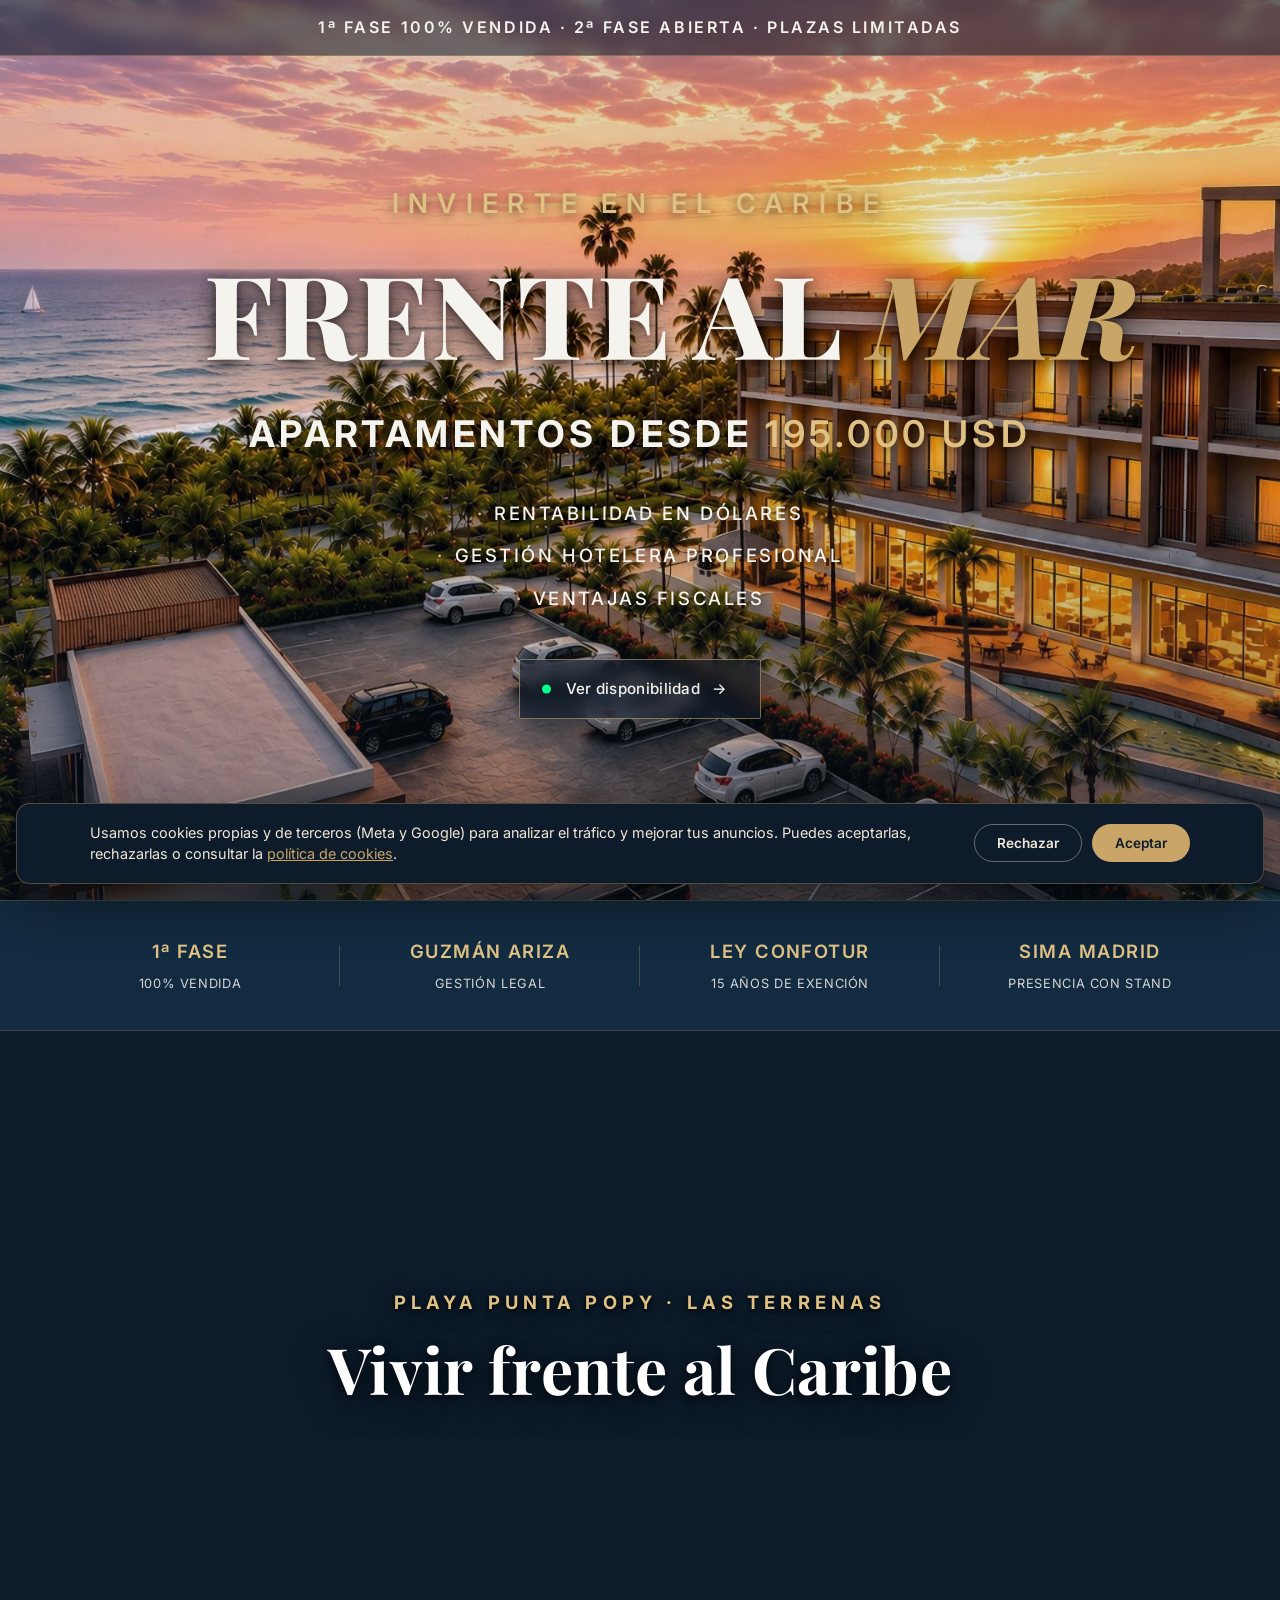
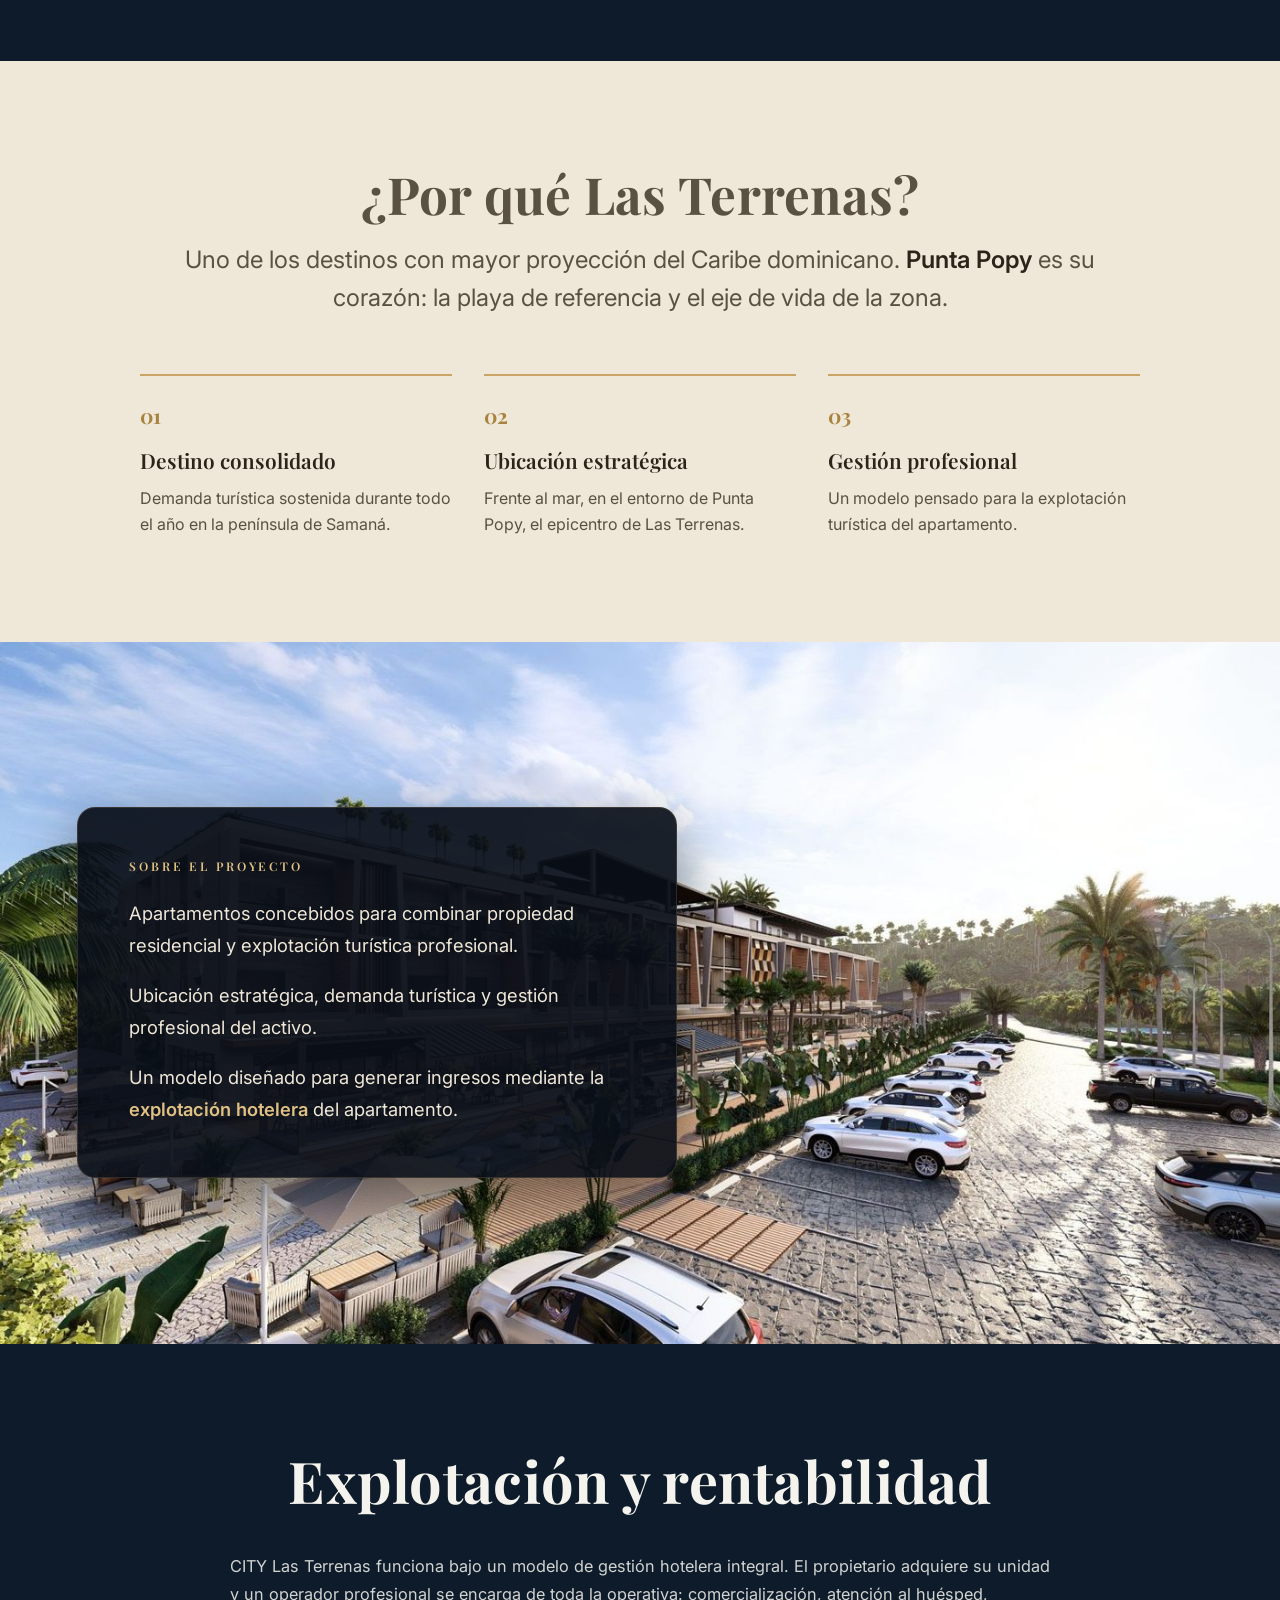
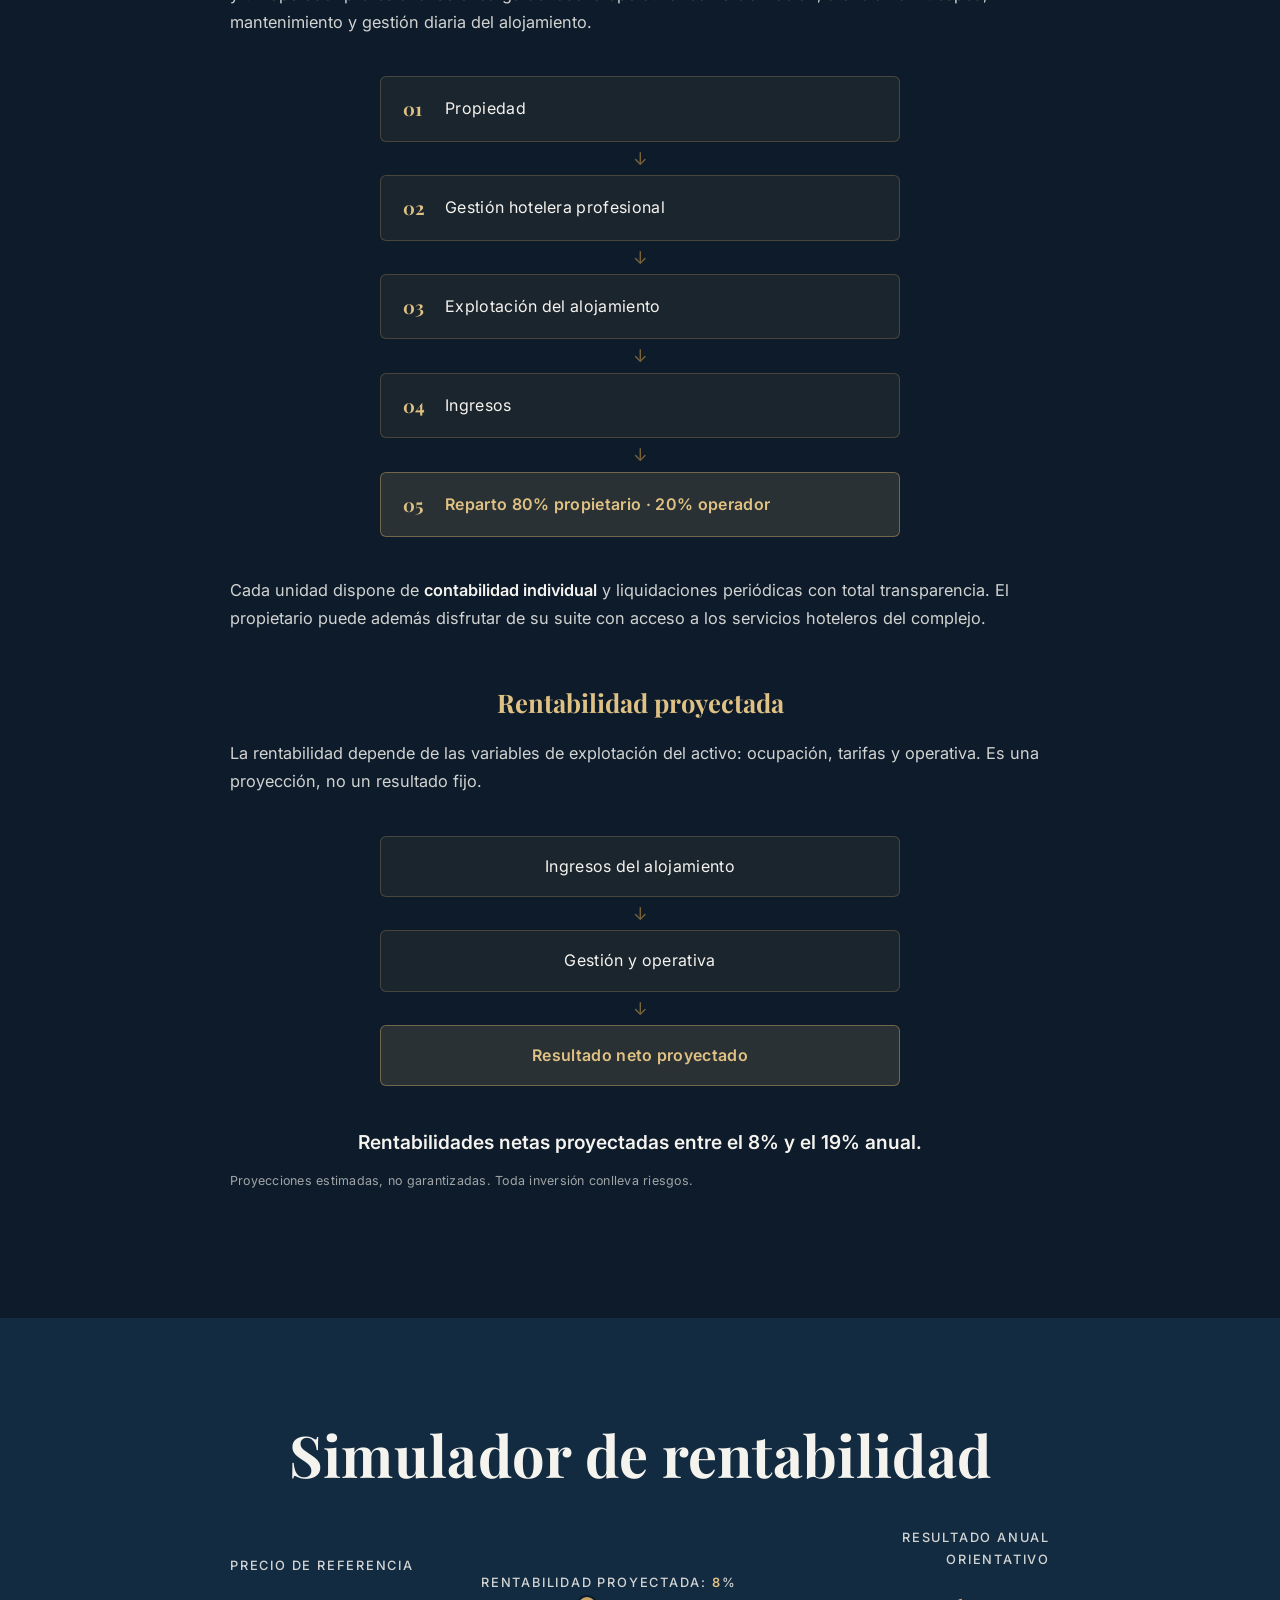
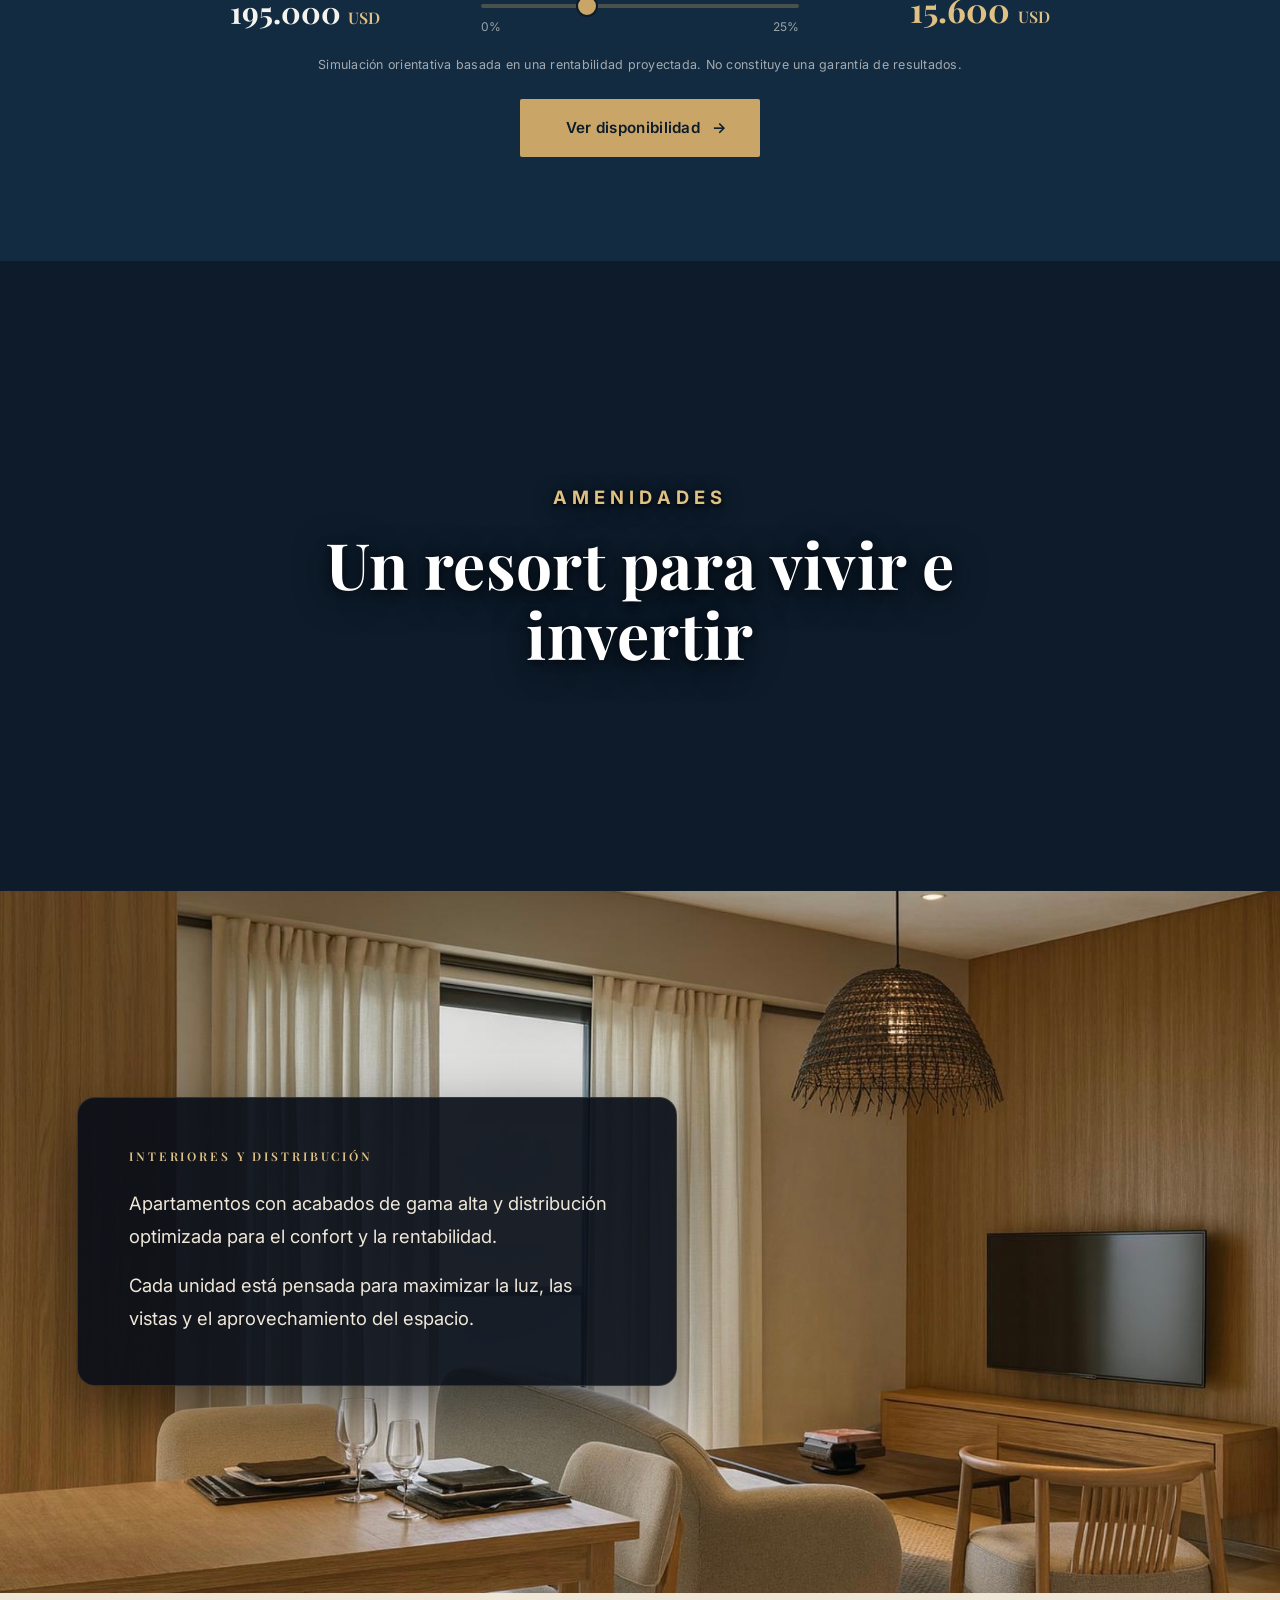
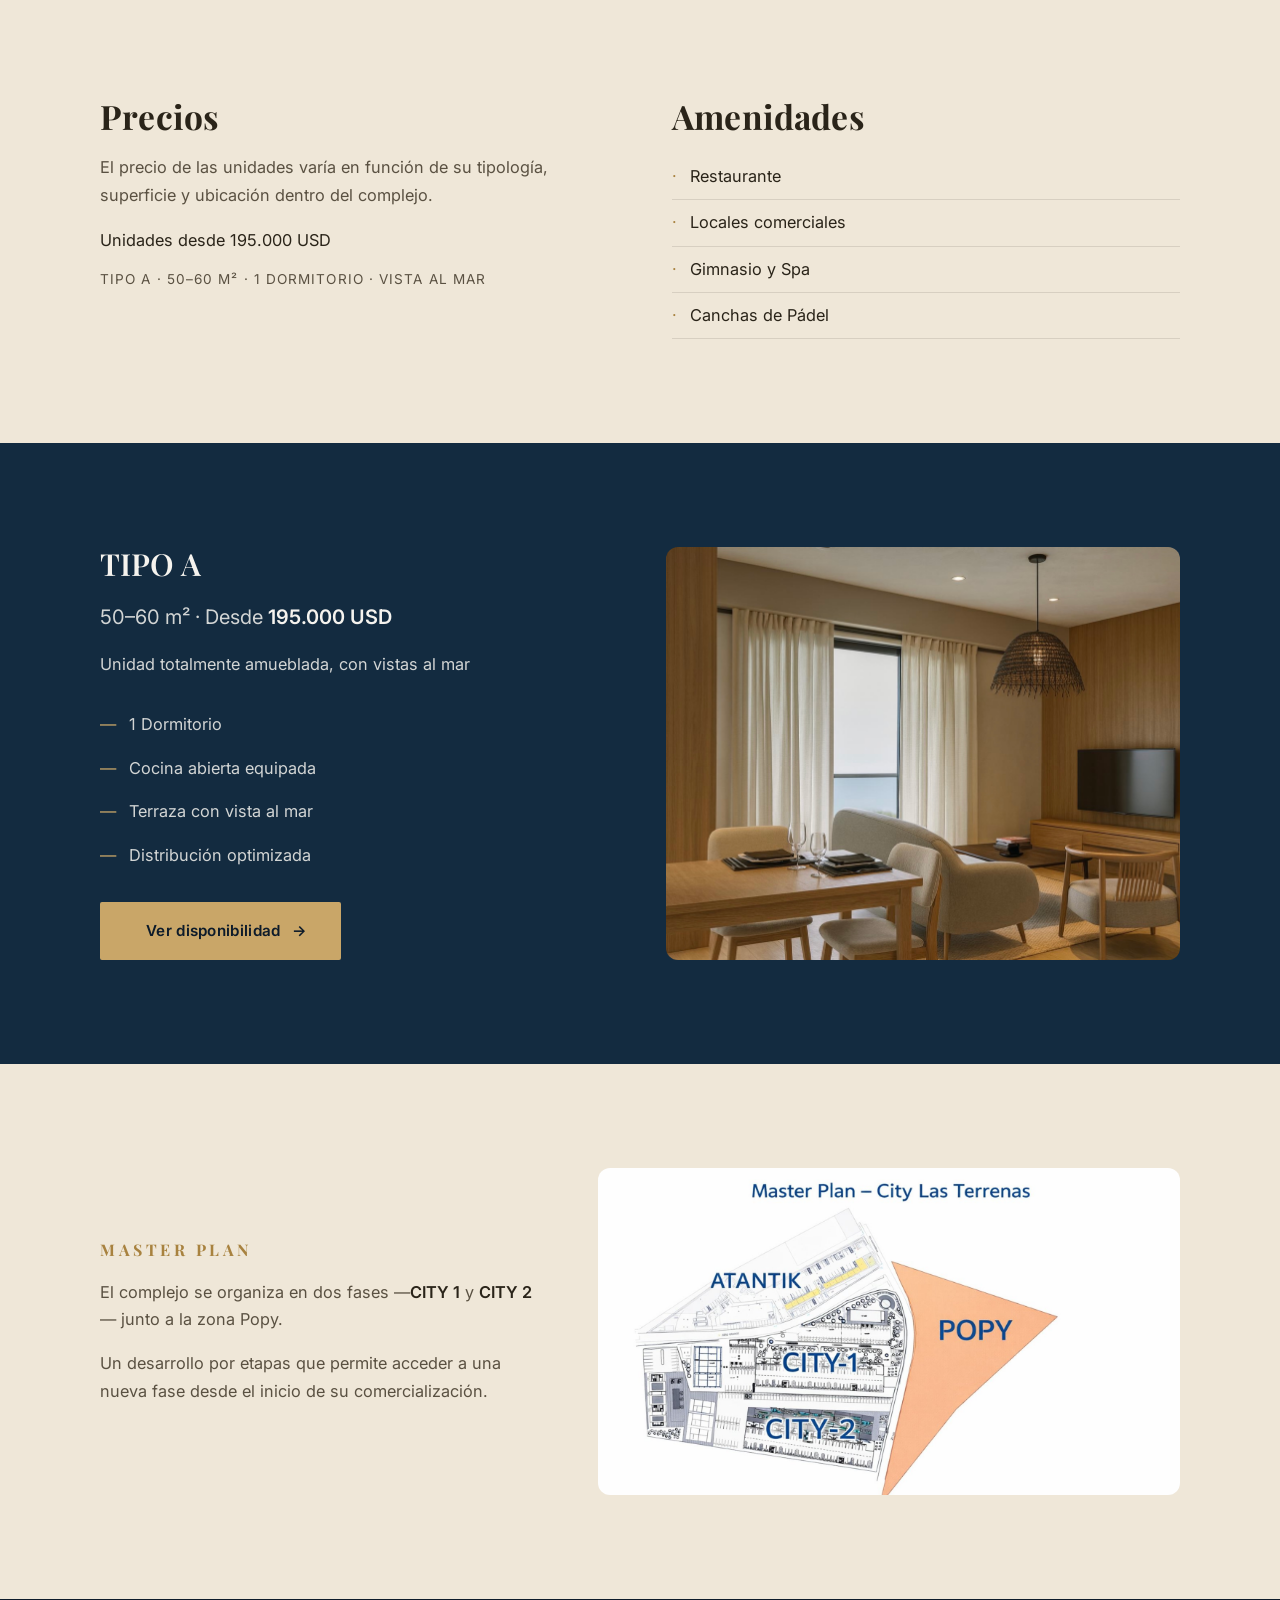
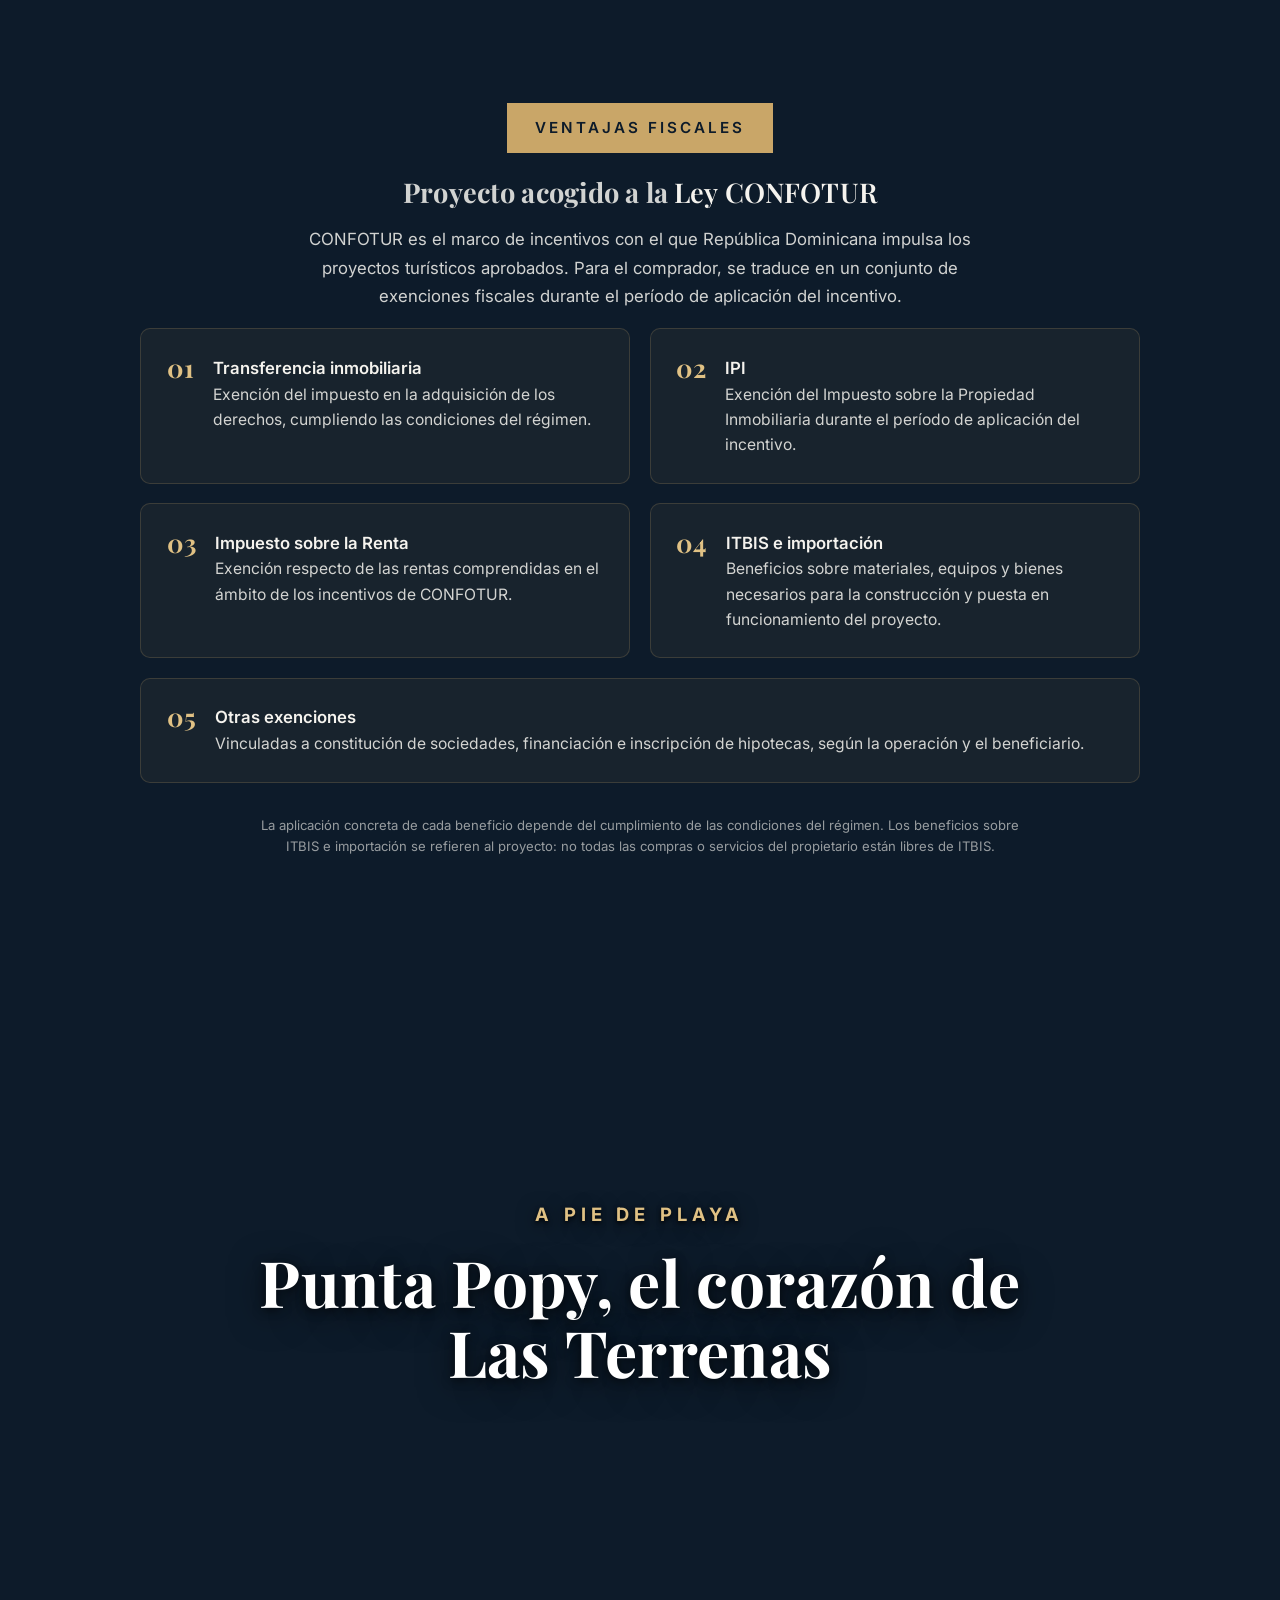
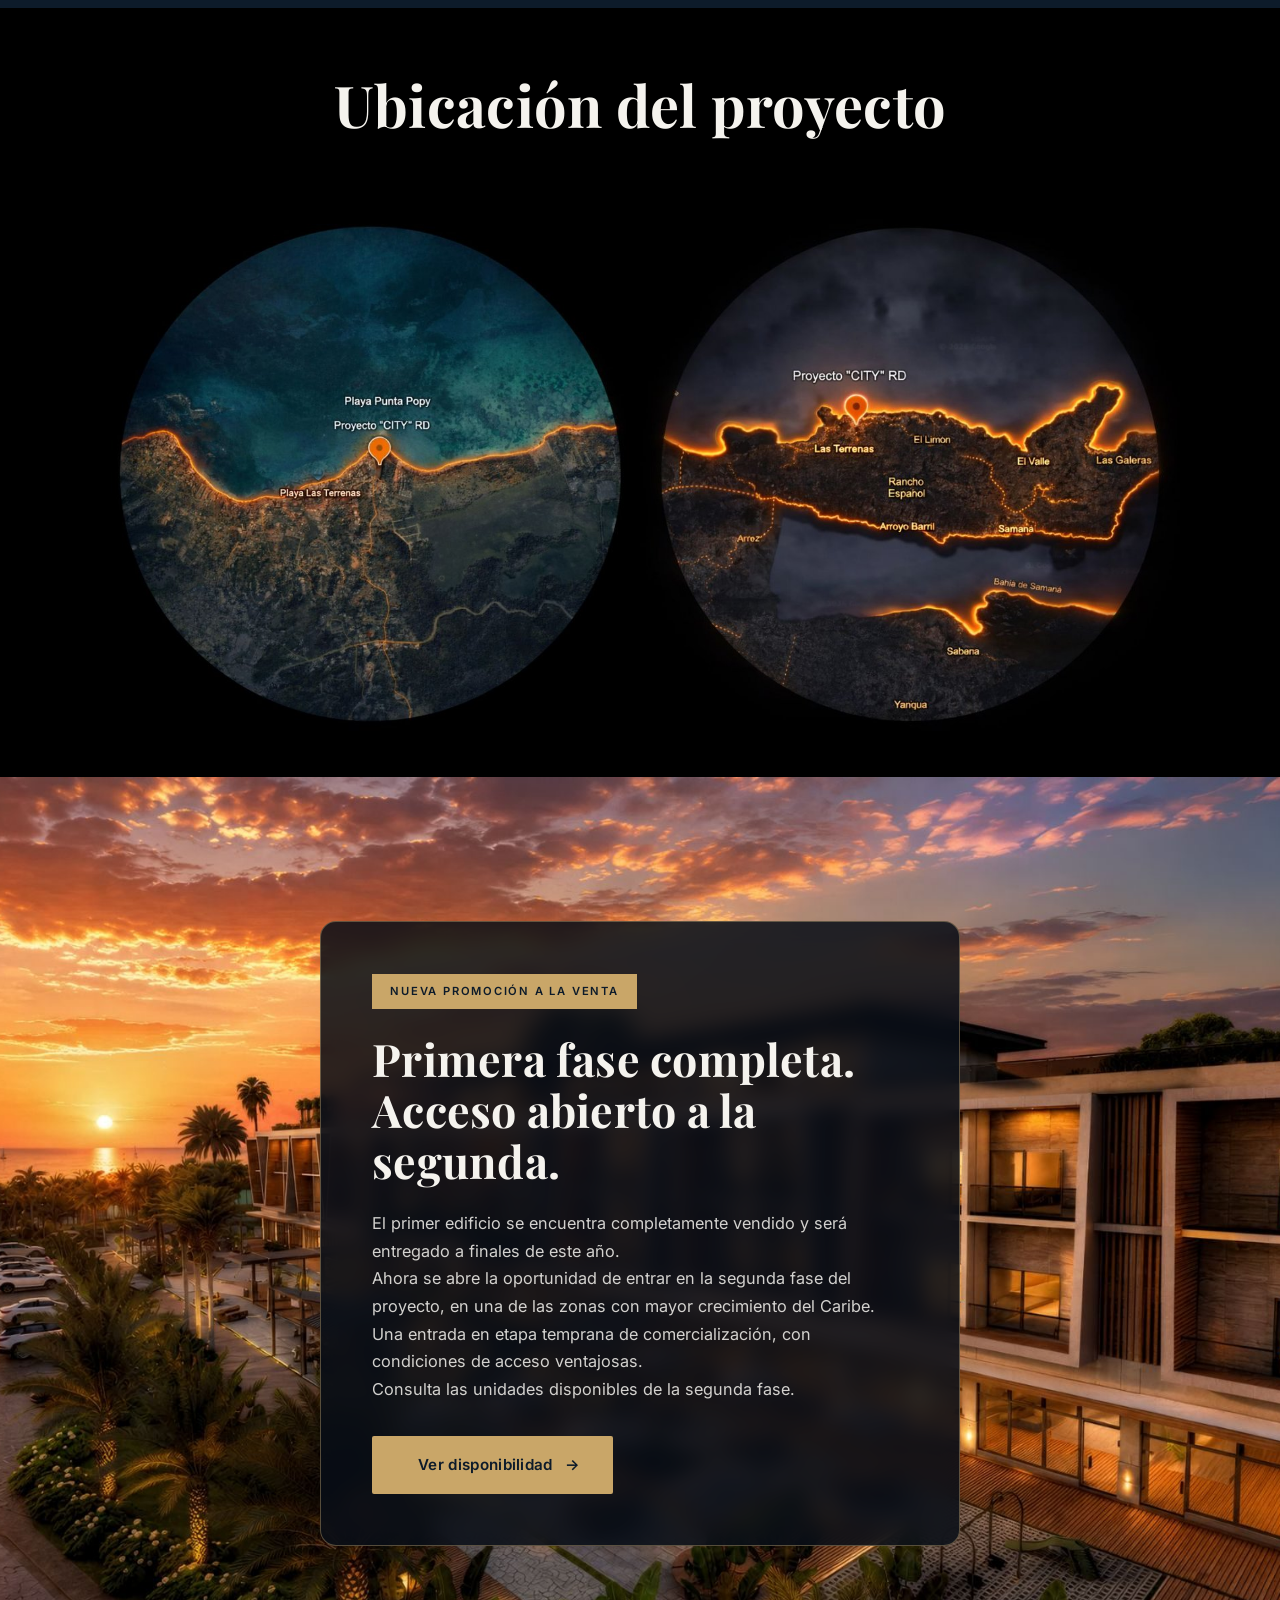
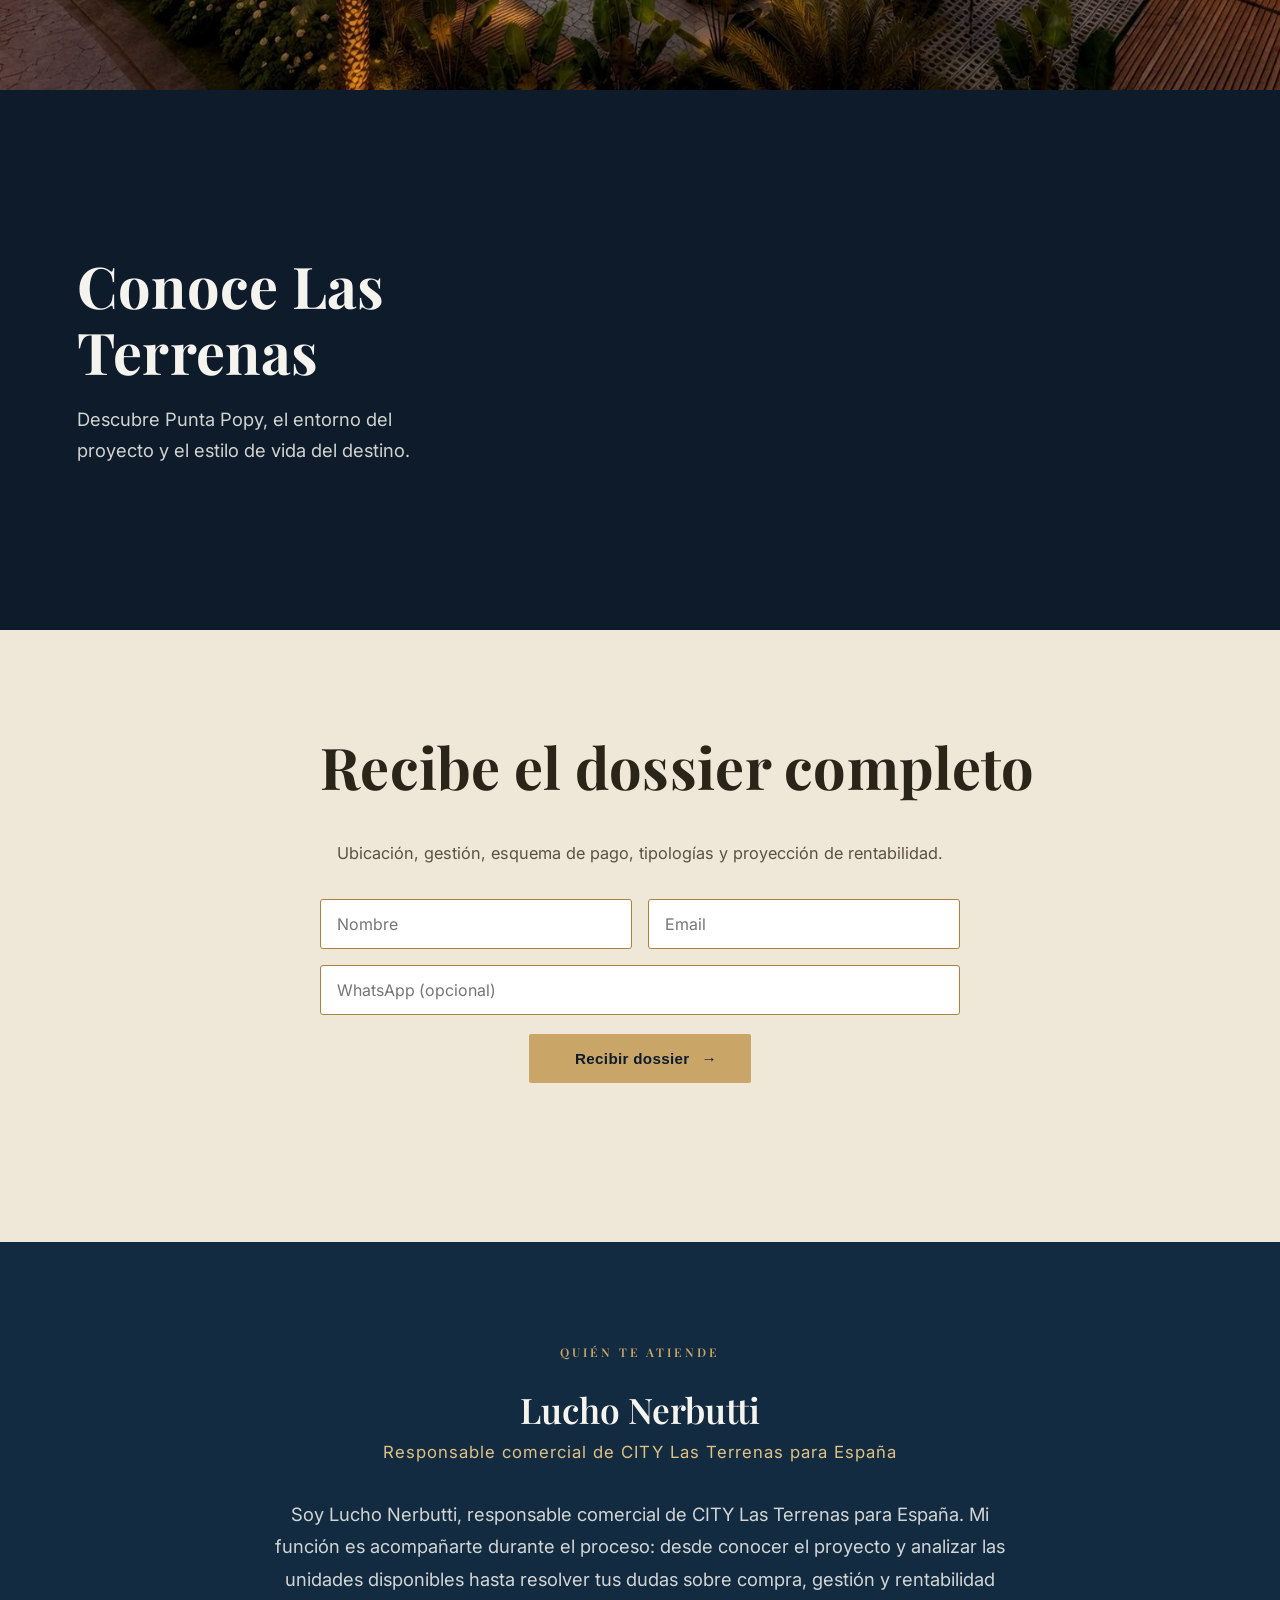
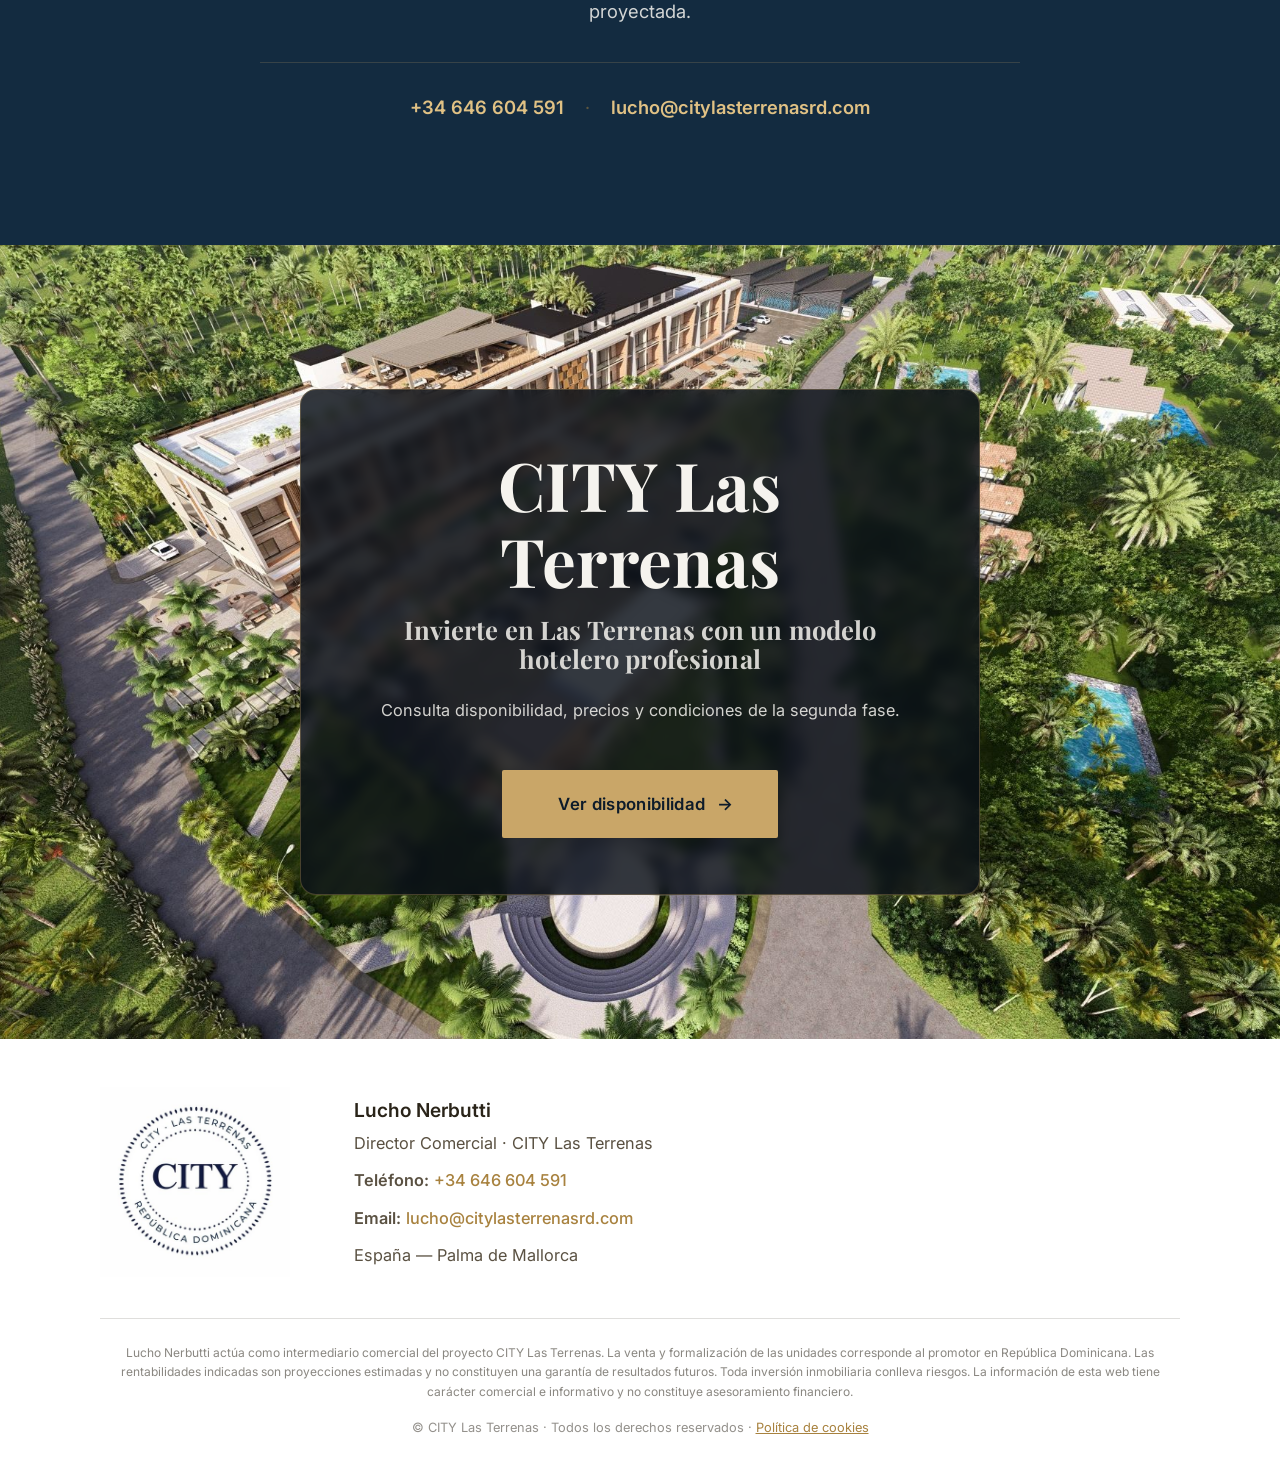
<file: index.html>
<!doctype html>
<html lang="es">
<head>
<meta charset="UTF-8">
<meta name="viewport" content="width=device-width, initial-scale=1">
<title>CITY Las Terrenas | Apartamentos frente al mar en República Dominicana</title>
<meta name="description" content="Invierte en apartamentos frente al mar en Punta Popy, Las Terrenas. Gestión hotelera profesional, unidades desde 195.000 USD y segunda fase abierta.">
<link rel="canonical" href="https://citylasterrenasrd.com/">
<meta property="og:locale" content="es_ES">
<meta property="og:type" content="website">
<meta property="og:title" content="CITY Las Terrenas | Apartamentos frente al mar en República Dominicana">
<meta property="og:description" content="Invierte en apartamentos frente al mar en Punta Popy, Las Terrenas. Gestión hotelera profesional, unidades desde 195.000 USD y segunda fase abierta.">
<meta property="og:url" content="https://citylasterrenasrd.com/">
<meta property="og:site_name" content="City Las Terrenas">
<meta property="og:image" content="https://citylasterrenasrd.com/assets/og-city.jpg">
<meta name="twitter:card" content="summary_large_image">
<link rel="icon" href="/assets/favicon-32x32.png" sizes="32x32">
<link rel="apple-touch-icon" href="/assets/favicon-180x180.png">
<link rel="preconnect" href="https://fonts.googleapis.com">
<link rel="preconnect" href="https://fonts.gstatic.com" crossorigin>
<link href="https://fonts.googleapis.com/css2?family=Playfair+Display:ital,wght@0,500;0,600;0,700;0,800;0,900;1,500;1,600;1,700&family=Inter:wght@300;400;500;600;700&display=swap" rel="stylesheet">
<link rel="stylesheet" href="/assets/city.css">
</head>
<body>

<!-- ===== HERO ===== -->
<header class="hero">
  <div class="hero-media" style="background-image:url('/assets/hero-atardecer.jpg')"></div>
  <div class="hero-overlay"></div>
  <div class="hero-banner">1ª FASE 100% VENDIDA · 2ª FASE ABIERTA · PLAZAS LIMITADAS</div>
  <div class="hero-content">
    <p class="hero-eyebrow">Invierte en el Caribe</p>
    <h1 class="hero-title">Frente al <em>mar</em></h1>
    <p class="hero-price">Apartamentos desde <strong>195.000 USD</strong></p>
    <ul class="hero-features">
      <li>Rentabilidad en dólares</li>
      <li>Gestión hotelera profesional</li>
      <li>Ventajas fiscales</li>
    </ul>
    <a class="btn btn-primary" href="https://wa.me/34646604591?text=Hola%20Lucho%2C%20he%20visto%20el%20proyecto%20de%20%22City%20Las%20Terrenas%22%20y%20me%20gustar%C3%ADa%20conocer%20las%20unidades%20que%20tienen%20disponibles." data-wa="lead" target="_blank" rel="noopener">
      <span class="btn-dot"></span>Ver disponibilidad <span class="arrow">→</span>
    </a>
  </div>
</header>

<!-- ===== FRANJA DE CONFIANZA ===== -->
<div class="trust-bar">
  <div class="trust-inner">
    <span class="trust-item"><strong>1ª fase</strong><small>100% vendida</small></span>
    <span class="trust-item"><strong>Guzmán Ariza</strong><small>Gestión legal</small></span>
    <span class="trust-item"><strong>Ley CONFOTUR</strong><small>15 años de exención</small></span>
    <span class="trust-item"><strong>SIMA Madrid</strong><small>Presencia con stand</small></span>
  </div>
</div>

<!-- ===== PARALLAX 1: PLAYA ===== -->
<section class="parallax" style="background-image:url('/assets/gal-playa.jpg')">
  <div class="parallax-overlay"></div>
  <div class="parallax-content">
    <p class="parallax-eyebrow">Playa Punta Popy · Las Terrenas</p>
    <h2 class="parallax-title">Vivir frente al Caribe</h2>
  </div>
</section>

<!-- ===== INTRO (claro) ===== -->
<section class="section light section-intro fade-up">
  <div class="section-inner">
    <p class="intro-lead">¿Por qué Las Terrenas?</p>
    <p class="intro-body">Uno de los destinos con mayor proyección del Caribe dominicano. <strong>Punta Popy</strong> es su corazón: la playa de referencia y el eje de vida de la zona.</p>
    <div class="intro-pilares">
      <div class="intro-pilar">
        <span class="intro-pilar-num">01</span>
        <h3>Destino consolidado</h3>
        <p>Demanda turística sostenida durante todo el año en la península de Samaná.</p>
      </div>
      <div class="intro-pilar">
        <span class="intro-pilar-num">02</span>
        <h3>Ubicación estratégica</h3>
        <p>Frente al mar, en el entorno de Punta Popy, el epicentro de Las Terrenas.</p>
      </div>
      <div class="intro-pilar">
        <span class="intro-pilar-num">03</span>
        <h3>Gestión profesional</h3>
        <p>Un modelo pensado para la explotación turística del apartamento.</p>
      </div>
    </div>
  </div>
</section>

<!-- ===== SOBRE EL PROYECTO (foto full-bleed + tarjeta) ===== -->
<section class="fotocard" style="background-image:url('/assets/gal-render-dia.jpg')">
  <div class="fotocard-card">
    <h2 class="eyebrow">Sobre el proyecto</h2>
    <p>Apartamentos concebidos para combinar propiedad residencial y explotación turística profesional.</p>
    <p>Ubicación estratégica, demanda turística y gestión profesional del activo.</p>
    <p>Un modelo diseñado para generar ingresos mediante la <strong>explotación hotelera</strong> del apartamento.</p>
  </div>
</section>

<!-- ===== EXPLOTACIÓN Y RENTABILIDAD (oscuro) — MOVIDO: subido aquí, es el argumento nº1 ===== -->
<section class="section dark section-content section-rentabilidad fade-up">
  <div class="section-inner">
    <h2 class="section-title-center">Explotación y rentabilidad</h2>
    <p class="rent-intro">CITY Las Terrenas funciona bajo un modelo de gestión hotelera integral. El propietario adquiere su unidad y un operador profesional se encarga de toda la operativa: comercialización, atención al huésped, mantenimiento y gestión diaria del alojamiento.</p>

    <div class="flujo">
      <div class="flujo-paso"><span class="flujo-num">01</span><span class="flujo-txt">Propiedad</span></div>
      <div class="flujo-flecha">↓</div>
      <div class="flujo-paso"><span class="flujo-num">02</span><span class="flujo-txt">Gestión hotelera profesional</span></div>
      <div class="flujo-flecha">↓</div>
      <div class="flujo-paso"><span class="flujo-num">03</span><span class="flujo-txt">Explotación del alojamiento</span></div>
      <div class="flujo-flecha">↓</div>
      <div class="flujo-paso"><span class="flujo-num">04</span><span class="flujo-txt">Ingresos</span></div>
      <div class="flujo-flecha">↓</div>
      <div class="flujo-paso flujo-paso-final"><span class="flujo-num">05</span><span class="flujo-txt">Reparto 80% propietario · 20% operador</span></div>
    </div>

    <p>Cada unidad dispone de <strong>contabilidad individual</strong> y liquidaciones periódicas con total transparencia. El propietario puede además disfrutar de su suite con acceso a los servicios hoteleros del complejo.</p>

    <h3 class="rent-subtitle">Rentabilidad proyectada</h3>
    <p>La rentabilidad depende de las variables de explotación del activo: ocupación, tarifas y operativa. Es una proyección, no un resultado fijo.</p>

    <div class="flujo flujo-compact">
      <div class="flujo-paso"><span class="flujo-txt">Ingresos del alojamiento</span></div>
      <div class="flujo-flecha">↓</div>
      <div class="flujo-paso"><span class="flujo-txt">Gestión y operativa</span></div>
      <div class="flujo-flecha">↓</div>
      <div class="flujo-paso flujo-paso-final"><span class="flujo-txt">Resultado neto proyectado</span></div>
    </div>

    <p class="rent-star"><strong>Rentabilidades netas proyectadas entre el 8% y el 19% anual.</strong></p>
    <p class="disclaimer-inline">Proyecciones estimadas, no garantizadas. Toda inversión conlleva riesgos.</p>
  </div>
</section>

<!-- =========================================================
     CALCULADORA (BLOQUE AISLADO Y OPCIONAL)
     Para eliminarla: borra desde este comentario hasta
     el comentario "FIN CALCULADORA". No afecta a nada más.
     ========================================================= -->
<section class="section soft section-calc fade-up">
  <div class="section-inner calc-inner">
    <h2 class="section-title-center">Simulador de rentabilidad</h2>
    <div class="calc-grid">
      <div class="calc-field">
        <label class="calc-label" for="calc-precio">Precio de referencia</label>
        <div class="calc-precio-fixed" id="calc-precio">195.000 <span>USD</span></div>
      </div>
      <div class="calc-field">
        <label class="calc-label" for="calc-rent">Rentabilidad proyectada: <strong id="calc-rent-val">8</strong>%</label>
        <input type="range" id="calc-rent" min="0" max="25" value="8" step="1" class="calc-range">
        <div class="calc-range-scale"><span>0%</span><span>25%</span></div>
      </div>
      <div class="calc-field calc-result-field">
        <span class="calc-label">Resultado anual orientativo</span>
        <div class="calc-result" id="calc-result">15.600 <span>USD</span></div>
      </div>
    </div>
    <p class="disclaimer-inline calc-disc">Simulación orientativa basada en una rentabilidad proyectada. No constituye una garantía de resultados.</p>
    <div class="calc-cta">
      <a class="btn btn-gold" href="https://wa.me/34646604591?text=Hola%20Lucho%2C%20he%20visto%20el%20proyecto%20de%20%22City%20Las%20Terrenas%22%20y%20me%20gustar%C3%ADa%20conocer%20las%20unidades%20que%20tienen%20disponibles." data-wa="lead" target="_blank" rel="noopener">
        <span class="btn-dot"></span>Ver disponibilidad <span class="arrow">→</span>
      </a>
    </div>
  </div>
</section>
<!-- ===== FIN CALCULADORA ===== -->

<!-- ===== PARALLAX 2: PISCINA ===== -->
<section class="parallax" style="background-image:url('/assets/gal-piscina.jpg')">
  <div class="parallax-overlay"></div>
  <div class="parallax-content">
    <p class="parallax-eyebrow">Amenidades</p>
    <h2 class="parallax-title">Un resort para vivir e invertir</h2>
  </div>
</section>

<!-- ===== INTERIORES (foto full-bleed + tarjeta) ===== -->
<section class="fotocard" style="background-image:url('/assets/interior-habitacion.jpg')">
  <div class="fotocard-card">
    <h2 class="eyebrow">Interiores y distribución</h2>
    <p>Apartamentos con acabados de gama alta y distribución optimizada para el confort y la rentabilidad.</p>
    <p>Cada unidad está pensada para maximizar la luz, las vistas y el aprovechamiento del espacio.</p>
  </div>
</section>

<!-- ===== PRECIOS + AMENIDADES (claro) ===== -->
<section class="section light">
  <div class="dos-col">
    <div class="col col-precios">
      <h2 class="col-title">Precios</h2>
      <p>El precio de las unidades varía en función de su tipología, superficie y ubicación dentro del complejo.</p>
      <div class="precio-ancla">
        <span class="precio-label">Unidades desde</span>
        <span class="precio-cifra">195.000 <span class="precio-moneda">USD</span></span>
        <span class="precio-tipo">Tipo A · 50–60 m² · 1 dormitorio · vista al mar</span>
      </div>
    </div>
    <div class="col">
      <h2 class="col-title">Amenidades</h2>
      <ul class="amenidades">
        <li>Restaurante</li>
        <li>Locales comerciales</li>
        <li>Gimnasio y Spa</li>
        <li>Canchas de Pádel</li>
      </ul>
    </div>
  </div>
</section>

<!-- ===== TIPO A (soft) ===== -->
<section class="section soft section-tipo-a fade-up">
  <div class="section-inner tipo-a-inner">
    <div class="tipo-a-text">
      <p class="tipo-a-label"><strong>TIPO A</strong></p>
      <p class="tipo-a-meta">50–60 m² · Desde <strong>195.000 USD</strong></p>
      <p class="tipo-a-sub">Unidad totalmente amueblada, con vistas al mar</p>
      <ul class="tipo-a-list">
        <li>1 Dormitorio</li>
        <li>Cocina abierta equipada</li>
        <li>Terraza con vista al mar</li>
        <li>Distribución optimizada</li>
      </ul>
      <a class="btn btn-gold" href="https://wa.me/34646604591?text=Hola%20Lucho%2C%20he%20visto%20el%20proyecto%20de%20%22City%20Las%20Terrenas%22%20y%20me%20gustar%C3%ADa%20conocer%20las%20unidades%20que%20tienen%20disponibles." data-wa="lead" target="_blank" rel="noopener">
        <span class="btn-dot"></span>Ver disponibilidad <span class="arrow">→</span>
      </a>
    </div>
    <img class="tipo-a-img" src="/assets/interior-habitacion.jpg" alt="Plano de distribución del apartamento Tipo A" loading="lazy">
  </div>
</section>

<!-- ===== MASTER PLAN (oscuro) ===== -->
<section class="section light section-masterplan fade-up">
  <div class="section-inner masterplan-inner">
    <div class="masterplan-text">
      <h2 class="eyebrow">Master plan</h2>
      <p>El complejo se organiza en dos fases —<strong>CITY 1</strong> y <strong>CITY 2</strong>— junto a la zona Popy.</p>
      <p>Un desarrollo por etapas que permite acceder a una nueva fase desde el inicio de su comercialización.</p>
    </div>
    <img class="masterplan-img" src="/assets/masterplan.jpg" alt="Master plan del complejo City Las Terrenas" loading="lazy">
  </div>
</section>

<!-- ===== VENTAJAS FISCALES (oscuro) ===== -->
<section class="section dark section-fiscal fade-up">
  <div class="section-inner">
    <span class="promo-tag">Ventajas fiscales</span>
    <p class="fiscal-lead">Proyecto acogido a la <strong>Ley CONFOTUR</strong></p>
    <p class="fiscal-ctx">CONFOTUR es el marco de incentivos con el que República Dominicana impulsa los proyectos turísticos aprobados. Para el comprador, se traduce en un conjunto de exenciones fiscales durante el período de aplicación del incentivo.</p>
    <ul class="fiscal-grid">
      <li class="fiscal-card"><span class="fiscal-num">01</span><p><strong>Transferencia inmobiliaria</strong><br>Exención del impuesto en la adquisición de los derechos, cumpliendo las condiciones del régimen.</p></li>
      <li class="fiscal-card"><span class="fiscal-num">02</span><p><strong>IPI</strong><br>Exención del Impuesto sobre la Propiedad Inmobiliaria durante el período de aplicación del incentivo.</p></li>
      <li class="fiscal-card"><span class="fiscal-num">03</span><p><strong>Impuesto sobre la Renta</strong><br>Exención respecto de las rentas comprendidas en el ámbito de los incentivos de CONFOTUR.</p></li>
      <li class="fiscal-card"><span class="fiscal-num">04</span><p><strong>ITBIS e importación</strong><br>Beneficios sobre materiales, equipos y bienes necesarios para la construcción y puesta en funcionamiento del proyecto.</p></li>
      <li class="fiscal-card fiscal-card-wide"><span class="fiscal-num">05</span><p><strong>Otras exenciones</strong><br>Vinculadas a constitución de sociedades, financiación e inscripción de hipotecas, según la operación y el beneficiario.</p></li>
    </ul>
    <p class="fiscal-nota">La aplicación concreta de cada beneficio depende del cumplimiento de las condiciones del régimen. Los beneficios sobre ITBIS e importación se refieren al proyecto: no todas las compras o servicios del propietario están libres de ITBIS.</p>
  </div>
</section>

<!-- ===== PARALLAX 4: PUNTA POPY ===== -->
<section class="parallax" style="background-image:url('/assets/gal-puntapopy.jpg')">
  <div class="parallax-overlay"></div>
  <div class="parallax-content">
    <p class="parallax-eyebrow">A pie de playa</p>
    <h2 class="parallax-title">Punta Popy, el corazón de Las Terrenas</h2>
  </div>
</section>

<!-- ===== UBICACIÓN (negro, full-bleed) ===== -->
<section class="section-ubicacion fade-up">
  <h2 class="section-title-center ubicacion-title">Ubicación del proyecto</h2>
  <div class="mapa-wrap">
    <img src="/assets/mapa-ubicacion.jpg" alt="Ubicación de City Las Terrenas en República Dominicana" loading="lazy">
  </div>
</section>

<!-- ===== NUEVA PROMOCIÓN / ESCASEZ (foto) — MOVIDO: justo antes del cierre para crear urgencia ===== -->
<section class="section-promo" style="background-image:url('/assets/edificio-nocturno.jpg')">
  <div class="promo-card bloque-premium">
    <span class="promo-tag">Nueva promoción a la venta</span>
    <h2 class="promo-title">Primera fase completa.<br>Acceso abierto a la segunda.</h2>
    <p>El primer edificio se encuentra completamente vendido y será entregado a finales de este año.</p>
    <p>Ahora se abre la oportunidad de entrar en la segunda fase del proyecto, en una de las zonas con mayor crecimiento del Caribe.</p>
    <p>Una entrada en etapa temprana de comercialización, con condiciones de acceso ventajosas.</p>
    <p class="promo-cierre">Consulta las unidades disponibles de la segunda fase.</p>
    <p class="promo-cta">
      <a class="btn btn-gold" href="https://wa.me/34646604591?text=Hola%20Lucho%2C%20he%20visto%20el%20proyecto%20de%20%22City%20Las%20Terrenas%22%20y%20me%20gustar%C3%ADa%20conocer%20las%20unidades%20que%20tienen%20disponibles." data-wa="lead" target="_blank" rel="noopener">
        <span class="btn-dot"></span>Ver disponibilidad <span class="arrow">→</span>
      </a>
    </p>
  </div>
</section>

<!-- ===== VÍDEO (dos columnas, full-bleed) ===== -->
<section class="section-video-split fade-up">
  <div class="video-split-text">
    <h2 class="section-title-center video-split-title">Conoce Las Terrenas</h2>
    <p class="video-sub">Descubre Punta Popy, el entorno del proyecto y el estilo de vida del destino.</p>
  </div>
  <div class="video-split-media">
    <iframe id="city-video" src="https://www.youtube-nocookie.com/embed/1BBDeXpoS_s?enablejsapi=1&mute=1&playsinline=1&rel=0&loop=1&playlist=1BBDeXpoS_s&controls=1" title="City Las Terrenas" frameborder="0" allow="accelerometer; autoplay; clipboard-write; encrypted-media; gyroscope; picture-in-picture" allowfullscreen loading="lazy"></iframe>
  </div>
</section>

<!-- ===== DOSSIER (claro) — descarga directa del PDF ===== -->
<section class="section light section-content section-dossier fade-up" style="text-align:center">
  <div class="section-inner">
    <h2 class="section-title-center">Recibe el dossier completo</h2>
    <p>Ubicación, gestión, esquema de pago, tipologías y proyección de rentabilidad.</p>
    <form id="dossier-form" class="dossier-form" novalidate>
      <div class="dossier-fields">
        <input type="text" name="nombre" placeholder="Nombre" required autocomplete="name">
        <input type="email" name="email" placeholder="Email" required autocomplete="email">
        <input type="tel" name="whatsapp" placeholder="WhatsApp (opcional)" autocomplete="tel">
      </div>
      <button type="submit" class="btn btn-gold dossier-submit">
        <span class="btn-dot"></span>Recibir dossier <span class="arrow">→</span>
      </button>
      <p class="dossier-msg" id="dossier-msg" role="status" aria-live="polite"></p>
    </form>
  </div>
</section>


<!-- ===== BLOQUE PERSONAL LUCHO (soft) ===== -->
<section class="section soft section-lucho fade-up">
  <div class="section-inner lucho-inner">
    <h2 class="eyebrow">Quién te atiende</h2>
    <p class="lucho-nombre"><strong>Lucho Nerbutti</strong></p>
    <p class="lucho-cargo">Responsable comercial de CITY Las Terrenas para España</p>
    <p>Soy Lucho Nerbutti, responsable comercial de CITY Las Terrenas para España. Mi función es acompañarte durante el proceso: desde conocer el proyecto y analizar las unidades disponibles hasta resolver tus dudas sobre compra, gestión y rentabilidad proyectada.</p>
    <p class="lucho-contacto">
      <a href="https://wa.me/34646604591?text=Hola%20Lucho%2C%20he%20visto%20el%20proyecto%20de%20%22City%20Las%20Terrenas%22%20y%20me%20gustar%C3%ADa%20conocer%20las%20unidades%20que%20tienen%20disponibles." data-wa="lead" target="_blank" rel="noopener">+34 646 604 591</a>
      <span class="lucho-sep">·</span>
      <a href="mailto:lucho@citylasterrenasrd.com">lucho@citylasterrenasrd.com</a>
    </p>
  </div>
</section>

<!-- ===== CIERRE (foto + CTA de conversión) ===== -->
<section class="section-cierre" style="background-image:url('/assets/render-aereo.jpg')">
  <div class="cierre-content">
    <h2 class="cierre-title">CITY Las Terrenas</h2>
    <p class="cierre-lead">Invierte en Las Terrenas con un modelo hotelero profesional</p>
    <p class="cierre-p1">Consulta disponibilidad, precios y condiciones de la segunda fase.</p>
    <p class="cierre-cta"><a class="btn btn-close" href="https://wa.me/34646604591?text=Hola%20Lucho%2C%20he%20visto%20el%20proyecto%20de%20%22City%20Las%20Terrenas%22%20y%20me%20gustar%C3%ADa%20conocer%20las%20unidades%20que%20tienen%20disponibles." data-wa="lead" target="_blank" rel="noopener"><span class="btn-dot"></span>Ver disponibilidad <span class="arrow">→</span></a></p>
  </div>
</section>

<!--
  ============================================================
  SECCIONES DESACTIVADAS (v5) — comentadas, no borradas.
  Motivo: repetían contenido o enfriaban el embudo.
  Si quieres recuperar alguna, quita el comentario del bloque.
  ============================================================

  ----- MANIFIESTO (repetía "ingresos en dólares / demanda turística" del intro) -----
  <section class="section light section-manifiesto fade-up">
    <div class="section-inner">
      <h2 class="manifiesto-title"><strong>«CITY LAS TERRENAS»</strong> no es una promoción más.</h2>
      <p>Es un proyecto diseñado con criterio, experiencia real y visión de inversión.</p>
      <p>Equipo local, conocimiento del mercado y una estructura pensada para identificar oportunidades y ejecutarlas con precisión.</p>
      <p>Aquí no se trata solo de comprar. Se trata de entrar en el lugar adecuado, en el momento adecuado.</p>
      <p>Un activo enfocado en generar ingresos en dólares, con demanda turística real y proyección a largo plazo.</p>
    </div>
  </section>

  ----- METODOLOGÍA (duplicaba casi literal "Explotación y rentabilidad") -----
  <section class="section dark section-content">
    <div class="section-inner">
      <h2 class="section-title-center">Metodología</h2>
      <p class="metodologia-lead">Desarrollamos, entregamos y operamos tu activo con <strong>100% gestión y transparencia.</strong></p>
      <p>CITY Las Terrenas está concebido como una inversión completamente gestionada, diseñada para inversores que buscan rentabilidad inmobiliaria sin implicarse en la operativa diaria.</p>
      <p>La gestión se realiza bajo un modelo hotelero profesional que asume el control integral del activo: comercialización, atención al huésped, mantenimiento, limpieza y coordinación operativa del complejo.</p>
      <p>Todo enfocado a maximizar ingresos y garantizar una experiencia eficiente, estable y sin fricciones para el inversor.</p>
    </div>
  </section>

  ----- DISEÑO Y SOSTENIBILIDAD (el "20% del terreno" ya sale en el parallax render) -----
  <section class="section light section-content">
    <div class="section-inner">
      <h2 class="eyebrow">Diseño y sostenibilidad</h2>
      <p>La sostenibilidad es un pilar esencial del proyecto, integrando tecnología avanzada para optimizar el consumo energético y reducir el impacto ambiental.</p>
      <p>Su diseño prioriza el respeto por el entorno, ocupando solo el 20% del terreno y preservando amplias zonas verdes y espacios abiertos, creando un entorno más eficiente, equilibrado y de mayor calidad para residentes e inversores.</p>
    </div>
  </section>

  ----- PARALLAX 3: RENDER AÉREO (se usa la misma foto render-aereo.jpg en el cierre) -----
  <section class="parallax" style="background-image:url('/assets/render-aereo.jpg')">
    <div class="parallax-overlay"></div>
    <div class="parallax-content">
      <p class="parallax-eyebrow">Integrado en el entorno</p>
      <h2 class="parallax-title">Solo el 20% del terreno construido</h2>
    </div>
  </section>

  ----- CONSTRUCCIÓN Y ENTREGA (due diligence pura — esto vive en el dossier) -----
  <section class="section light section-content">
    <div class="section-inner">
      <h2 class="section-title-center">Construcción y entrega</h2>
      <p>Ejecutamos el desarrollo bajo un control técnico y financiero riguroso, alineando cada fase con una comercialización transparente y una escrituración ágil, sin fricciones para el inversor.</p>
      <p>Todo el proceso legal, contractual y de cobros se articula a través del despacho internacional <strong>Guzmán Ariza</strong>, que aporta un marco jurídico sólido, seguridad en las transacciones y plena protección para el inversor.</p>
      <p><strong>Incluye:</strong> dirección y control de obra, estándares de calidad, planificación por hitos y estructura de pagos, estrategia de ventas por tipologías, gestión documental y contractual, equipamiento "llave en mano", entrega final y puesta en operación del activo.</p>
    </div>
  </section>

  ============================================================
-->

<!-- ===== FOOTER ===== -->
<footer class="site-footer">
  <div class="footer-inner">
    <div class="footer-logo">
      <img src="/assets/logo-city.png" alt="City Las Terrenas · República Dominicana" loading="lazy">
    </div>
    <div class="footer-datos">
      <p class="footer-nombre"><strong>Lucho Nerbutti</strong></p>
      <p class="footer-cargo">Director Comercial · CITY Las Terrenas</p>
      <p><strong>Teléfono:</strong> <a href="https://wa.me/34646604591" target="_blank" rel="noopener">+34 646 604 591</a></p>
      <p><strong>Email:</strong> <a href="mailto:lucho@citylasterrenasrd.com">lucho@citylasterrenasrd.com</a></p>
      <p class="footer-loc">España — Palma de Mallorca</p>
    </div>
  </div>
  <p class="footer-legal">Lucho Nerbutti actúa como intermediario comercial del proyecto CITY Las Terrenas. La venta y formalización de las unidades corresponde al promotor en República Dominicana. Las rentabilidades indicadas son proyecciones estimadas y no constituyen una garantía de resultados futuros. Toda inversión inmobiliaria conlleva riesgos. La información de esta web tiene carácter comercial e informativo y no constituye asesoramiento financiero.</p>
  <div class="footer-copy">© CITY Las Terrenas · Todos los derechos reservados · <a href="/politica-cookies/">Política de cookies</a></div>
</footer>

<!-- ===== WHATSAPP FLOTANTE ===== -->
<a class="wa-float" href="https://wa.me/34646604591?text=Hola%20Lucho%2C%20he%20visto%20el%20proyecto%20de%20%22City%20Las%20Terrenas%22%20y%20me%20gustar%C3%ADa%20conocer%20las%20unidades%20que%20tienen%20disponibles." data-wa="lead" target="_blank" rel="noopener" aria-label="Contactar por WhatsApp">
  <svg viewBox="0 0 448 512" xmlns="http://www.w3.org/2000/svg"><path d="M380.9 97.1C339 55.1 283.2 32 223.9 32c-122.4 0-222 99.6-222 222 0 39.1 10.2 77.3 29.6 111L0 480l117.7-30.9c32.4 17.7 68.9 27 106.1 27h.1c122.3 0 224.1-99.6 224.1-222 0-59.3-25.2-115-67.1-157zm-157 341.6c-33.2 0-65.7-8.9-94-25.7l-6.7-4-69.8 18.3L72 359.2l-4.4-7c-18.5-29.4-28.2-63.3-28.2-98.2 0-101.7 82.8-184.5 184.6-184.5 49.3 0 95.6 19.2 130.4 54.1 34.8 34.9 56.2 81.2 56.1 130.5 0 101.8-84.9 184.6-186.6 184.6zm101.2-138.2c-5.5-2.8-32.8-16.2-37.9-18-5.1-1.9-8.8-2.8-12.5 2.8-3.7 5.6-14.3 18-17.6 21.8-3.2 3.7-6.5 4.2-12 1.4-32.6-16.3-54-29.1-75.5-66-5.7-9.8 5.7-9.1 16.3-30.3 1.8-3.7.9-6.9-.5-9.7-1.4-2.8-12.5-30.1-17.1-41.2-4.5-10.8-9.1-9.3-12.5-9.5-3.2-.2-6.9-.2-10.6-.2-3.7 0-9.7 1.4-14.8 6.9-5.1 5.6-19.4 19-19.4 46.3 0 27.3 19.9 53.7 22.6 57.4 2.8 3.7 39.1 59.7 94.8 83.8 35.2 15.2 49 16.5 66.6 13.9 10.7-1.6 32.8-13.4 37.4-26.4 4.6-13 4.6-24.1 3.2-26.4-1.3-2.5-5-3.9-10.5-6.6z"/></svg>
</a>

<!-- ===== BANNER DE COOKIES (RGPD: consentimiento previo) ===== -->
<div id="cookie-banner" class="cookie-banner" role="dialog" aria-live="polite" aria-label="Aviso de cookies" hidden>
  <div class="cookie-inner">
    <p class="cookie-text">
      Usamos cookies propias y de terceros (Meta y Google) para analizar el tráfico y mejorar tus anuncios.
      Puedes aceptarlas, rechazarlas o consultar la <a href="/politica-cookies/">política de cookies</a>.
    </p>
    <div class="cookie-actions">
      <button type="button" class="cookie-btn cookie-reject" id="cookie-reject">Rechazar</button>
      <button type="button" class="cookie-btn cookie-accept" id="cookie-accept">Aceptar</button>
    </div>
  </div>
</div>

<script>
/* ===== Gestión de consentimiento de cookies ===== */
(function () {
  var KEY = "city_cookie_consent";       // "accepted" | "rejected"
  var META_PIXEL_ID = "1108019128176468";
  var GA_ID = "G-X8M8QJ450D";
  var pixelsLoaded = false;   // se pone true cuando el Pixel está activo

  function loadPixels() {
    /* --- Meta Pixel --- */
    !function(f,b,e,v,n,t,s){if(f.fbq)return;n=f.fbq=function(){n.callMethod?
    n.callMethod.apply(n,arguments):n.queue.push(arguments)};if(!f._fbq)f._fbq=n;
    n.push=n;n.loaded=!0;n.version='2.0';n.queue=[];t=b.createElement(e);t.async=!0;
    t.src=v;s=b.getElementsByTagName(e)[0];s.parentNode.insertBefore(t,s)}(window,
    document,'script','https://connect.facebook.net/en_US/fbevents.js');
    fbq('init', META_PIXEL_ID);
    fbq('track', 'PageView');
    pixelsLoaded = true;

    /* --- Google Analytics 4 --- */
    var ga = document.createElement('script');
    ga.async = true;
    ga.src = 'https://www.googletagmanager.com/gtag/js?id=' + GA_ID;
    document.head.appendChild(ga);
    window.dataLayer = window.dataLayer || [];
    function gtag(){dataLayer.push(arguments);}
    window.gtag = gtag;
    gtag('js', new Date());
    gtag('config', GA_ID);
  }

  function hideBanner() {
    var b = document.getElementById('cookie-banner');
    if (b) b.hidden = true;
  }

  document.addEventListener('DOMContentLoaded', function () {
    var consent = null;
    try { consent = localStorage.getItem(KEY); } catch (e) {}

    if (consent === 'accepted') {
      loadPixels();
      return;
    }
    if (consent === 'rejected') {
      return;
    }

    /* Sin decisión previa: mostrar banner */
    var banner = document.getElementById('cookie-banner');
    if (banner) banner.hidden = false;

    var accept = document.getElementById('cookie-accept');
    var reject = document.getElementById('cookie-reject');

    if (accept) accept.addEventListener('click', function () {
      try { localStorage.setItem(KEY, 'accepted'); } catch (e) {}
      hideBanner();
      loadPixels();
    });

    if (reject) reject.addEventListener('click', function () {
      try { localStorage.setItem(KEY, 'rejected'); } catch (e) {}
      hideBanner();
    });
  });

  /* ===== Evento Lead al hacer clic en CTA de WhatsApp ===== */
  /* Solo dispara si el Pixel está cargado (usuario aceptó cookies). */
  document.addEventListener('click', function (ev) {
    var link = ev.target.closest ? ev.target.closest('[data-wa="lead"]') : null;
    if (!link) return;
    if (pixelsLoaded && typeof fbq === 'function') {
      fbq('track', 'Lead', { content_name: 'City Las Terrenas - WhatsApp' });
    }
    /* El enlace sigue su curso normal (abre WhatsApp) en cualquier caso. */
  });
})();
</script>

<script>
/* ===== Vídeo: play al entrar en viewport (mudo, en bucle), pausa al salir ===== */
(function () {
  var iframe = document.getElementById('city-video');
  if (!iframe || !('IntersectionObserver' in window)) return;
  function cmd(func) {
    iframe.contentWindow.postMessage(JSON.stringify({event:'command',func:func,args:''}), '*');
  }
  var io = new IntersectionObserver(function (entries) {
    entries.forEach(function (e) {
      if (e.isIntersecting) { cmd('playVideo'); }
      else { cmd('pauseVideo'); }
    });
  }, { threshold: 0.5 });
  io.observe(iframe);
})();
</script>

<script>
/* ===== Calculadora de rentabilidad orientativa ===== */
(function () {
  var range = document.getElementById('calc-rent');
  if (!range) return;
  var val = document.getElementById('calc-rent-val');
  var result = document.getElementById('calc-result');
  var PRECIO = 195000;
  function update() {
    var pct = parseInt(range.value, 10);
    val.textContent = pct;
    var anual = Math.round(PRECIO * pct / 100);
    result.innerHTML = anual.toLocaleString('es-ES') + ' <span>USD</span>';
  }
  range.addEventListener('input', update);
  update();
})();
</script>

<script>
/* ===== Formulario dossier → Formspree (AJAX) + descarga PDF ===== */
(function () {
  var form = document.getElementById('dossier-form');
  if (!form) return;
  var msg = document.getElementById('dossier-msg');
  var PDF_URL = '/assets/dossier-city.pdf';
  var ENDPOINT = 'https://formspree.io/f/xjybjznw';

  form.addEventListener('submit', function (ev) {
    ev.preventDefault();
    var btn = form.querySelector('.dossier-submit');
    var data = new FormData(form);
    msg.className = 'dossier-msg';
    msg.textContent = '';
    if (btn) btn.disabled = true;
        /* Alta en paralelo en Brevo (lista de seguimiento por email).
       No bloquea ni condiciona el envío a Formspree ni la descarga del PDF. */
    try {
      fetch('/api/subscribe-lead', {
        method: 'POST',
        headers: { 'Content-Type': 'application/json' },
        body: JSON.stringify({
          nombre: data.get('nombre'),
          email: data.get('email'),
          whatsapp: data.get('whatsapp')
        })
      }).catch(function () {});
    } catch (e) {}

    fetch(ENDPOINT, {
      method: 'POST',
      body: data,
      headers: { 'Accept': 'application/json' }
    }).then(function (res) {
      if (res.ok) {
        msg.className = 'dossier-msg dossier-ok';
        msg.textContent = 'Gracias. Tu descarga comenzará en unos segundos.';
        form.reset();
        /* Evento Lead del Pixel si el usuario aceptó cookies */
        if (window.fbq && typeof fbq === 'function') {
          fbq('track', 'Lead', { content_name: 'City Las Terrenas - Dossier' });
        }
        /* Disparar la descarga del PDF */
        var a = document.createElement('a');
        a.href = PDF_URL;
        a.download = '';
        document.body.appendChild(a);
        a.click();
        document.body.removeChild(a);
      } else {
        msg.className = 'dossier-msg dossier-err';
        msg.textContent = 'No se pudo enviar. Escríbenos por WhatsApp y te lo hacemos llegar.';
      }
      if (btn) btn.disabled = false;
    }).catch(function () {
      msg.className = 'dossier-msg dossier-err';
      msg.textContent = 'No se pudo enviar. Escríbenos por WhatsApp y te lo hacemos llegar.';
      if (btn) btn.disabled = false;
    });
  });
})();
</script>

<script>
document.addEventListener("DOMContentLoaded", function() {
  const els = document.querySelectorAll('.fade-up, .bloque-premium');
  const obs = new IntersectionObserver((entries) => {
    entries.forEach(e => { if (e.isIntersecting) e.target.classList.add('visible'); });
  }, { threshold: 0.15 });
  els.forEach(el => obs.observe(el));
});
</script>
</body>
</html>
</file>
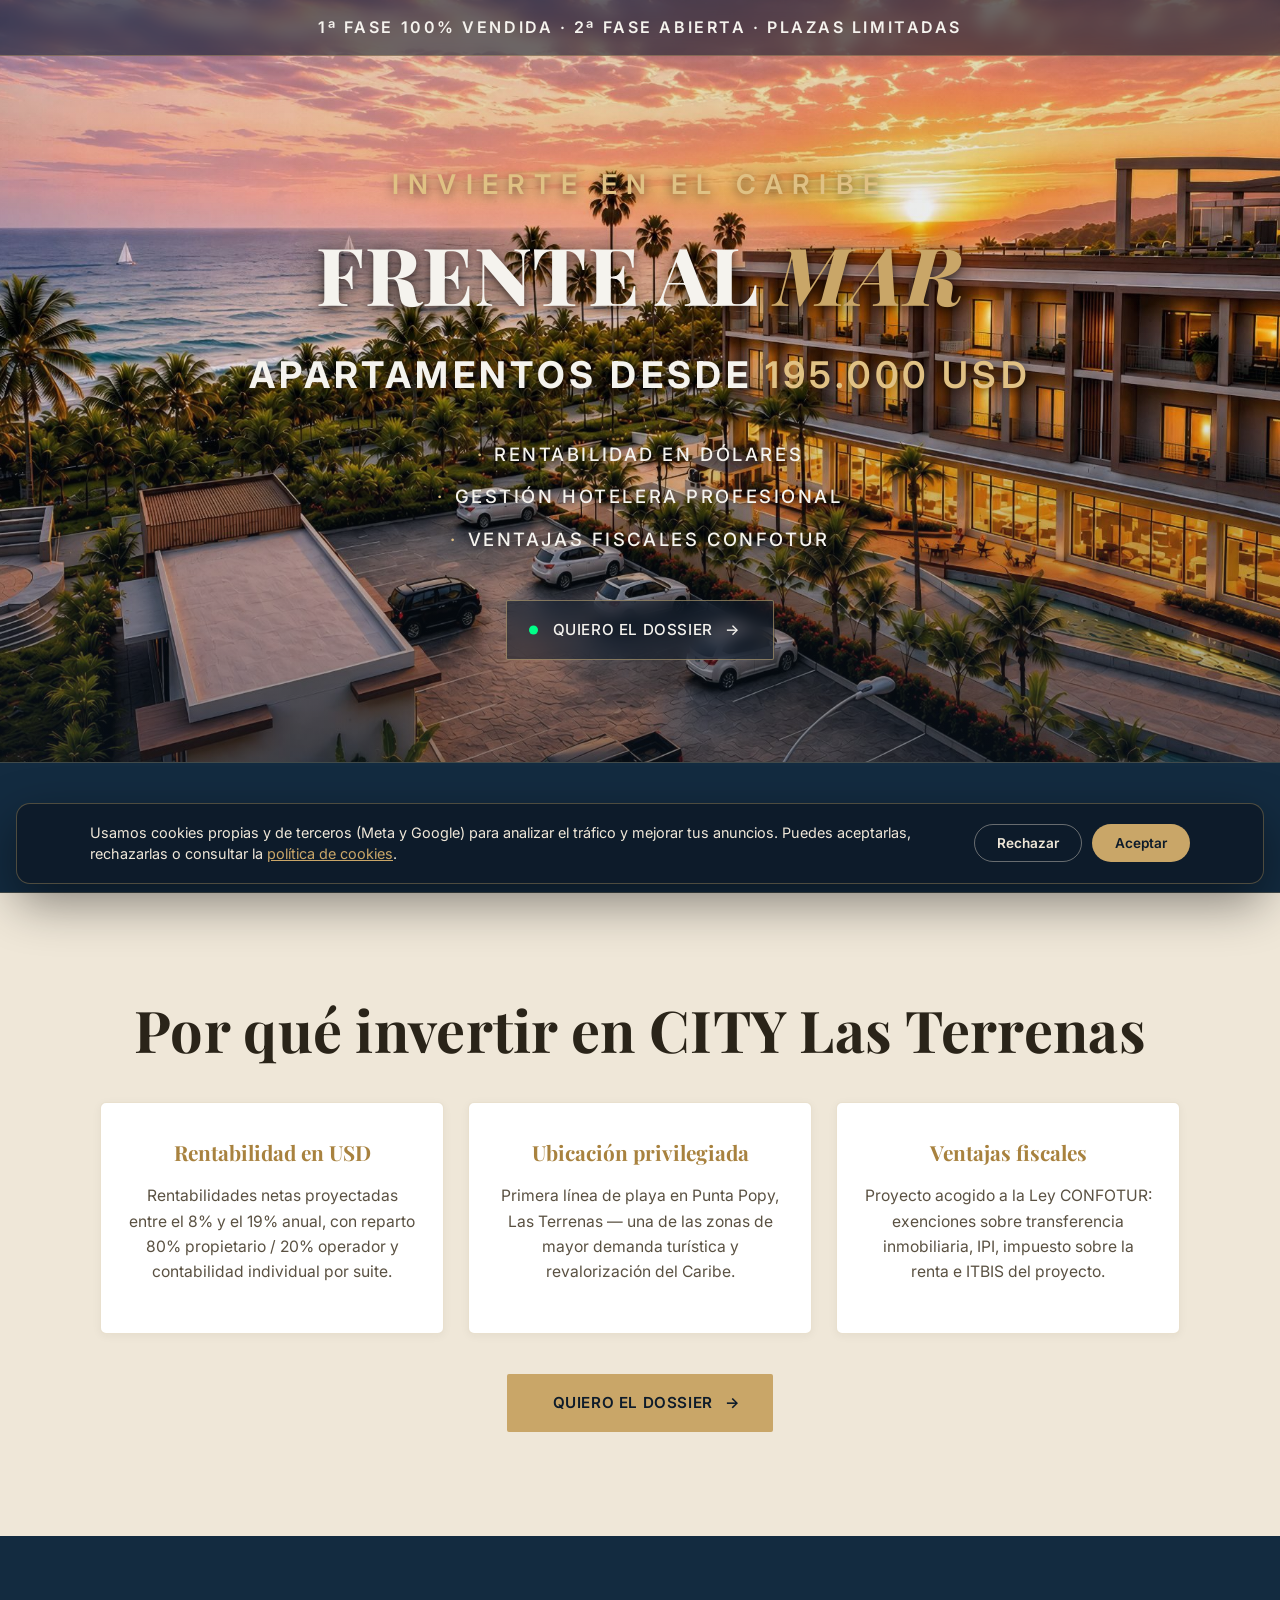
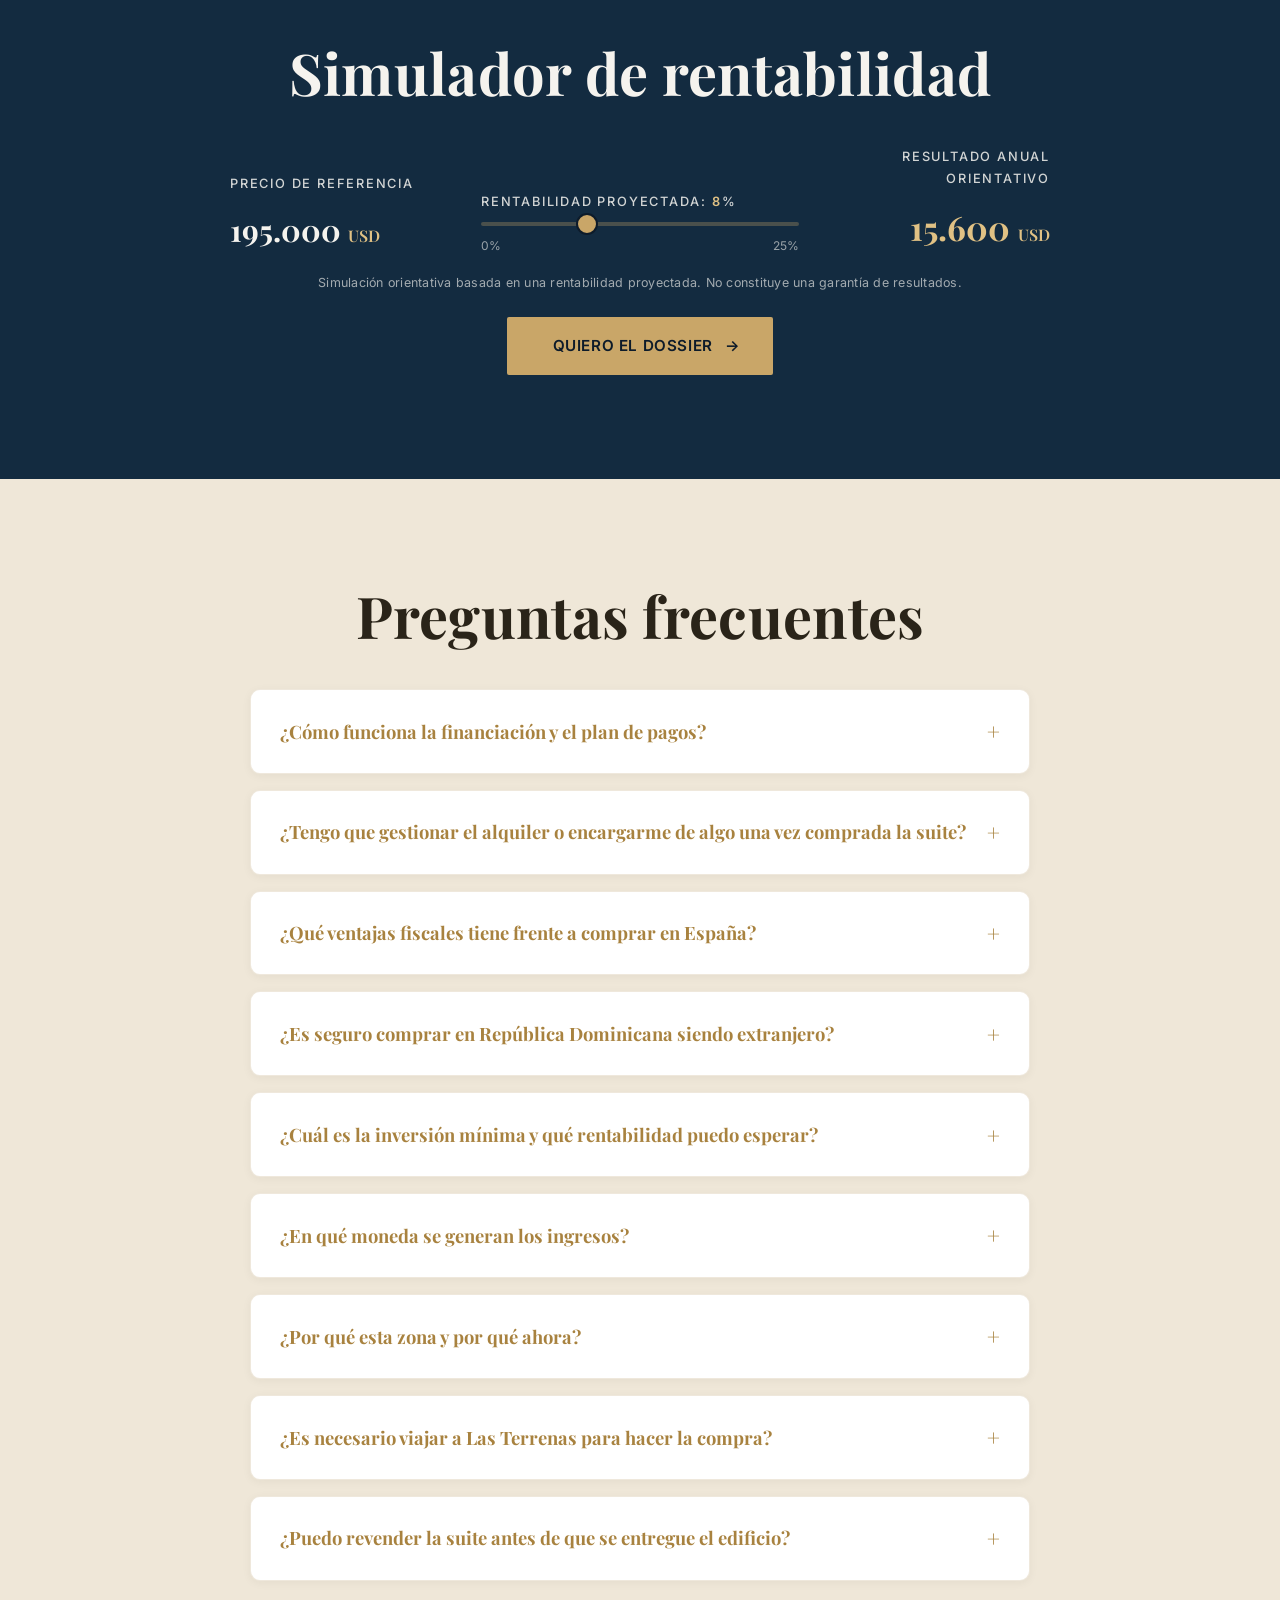
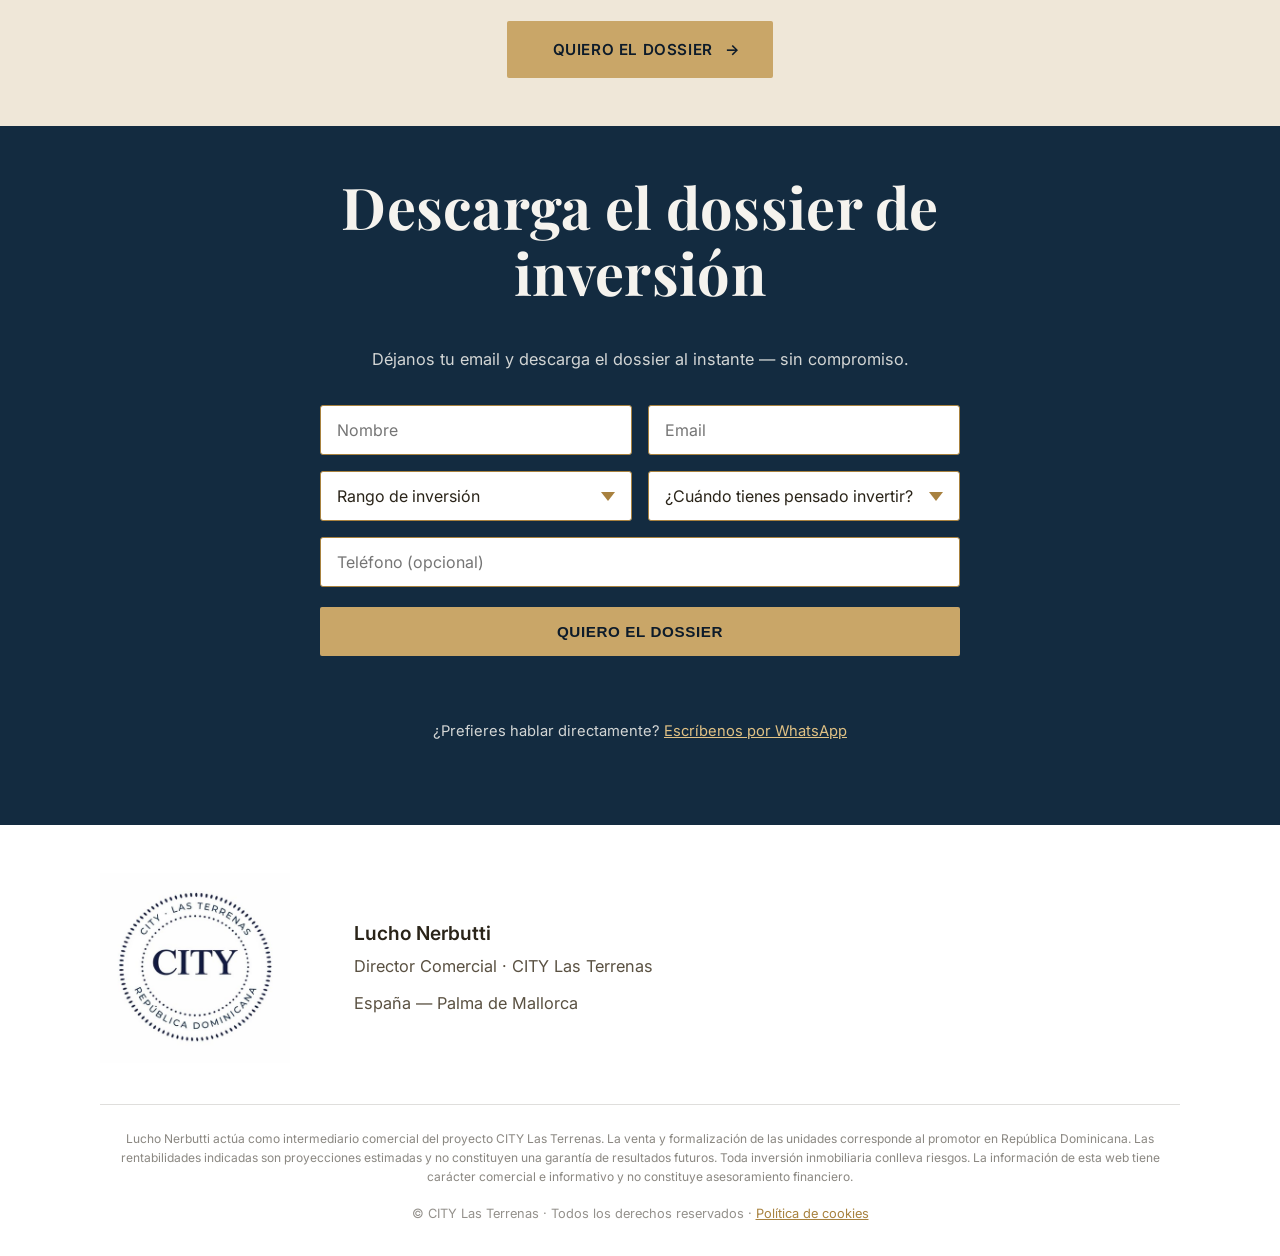
<file: inversion.html>
<!doctype html>
<html lang="es">
<head>
<meta charset="UTF-8">
<meta name="viewport" content="width=device-width, initial-scale=1">
<title>CITY Las Terrenas | Invierte frente al mar desde 195.000 USD</title>
<meta name="description" content="Apartamentos frente al mar en Las Terrenas, República Dominicana. Rentabilidad proyectada en USD, gestión hotelera profesional y ventajas fiscales CONFOTUR. Descarga el dossier de inversión.">
<meta name="robots" content="noindex">
<link rel="canonical" href="https://citylasterrenasrd.com/inversion">
<meta property="og:locale" content="es_ES">
<meta property="og:type" content="website">
<meta property="og:title" content="CITY Las Terrenas | Invierte frente al mar desde 195.000 USD">
<meta property="og:description" content="Rentabilidad proyectada en USD, gestión hotelera profesional y ventajas fiscales CONFOTUR.">
<meta property="og:url" content="https://citylasterrenasrd.com/inversion">
<meta property="og:site_name" content="City Las Terrenas">
<meta property="og:image" content="https://citylasterrenasrd.com/assets/og-city.jpg">
<meta name="twitter:card" content="summary_large_image">
<link rel="icon" href="/assets/favicon-32x32.png" sizes="32x32">
<link rel="apple-touch-icon" href="/assets/favicon-180x180.png">
<link rel="preconnect" href="https://fonts.googleapis.com">
<link rel="preconnect" href="https://fonts.gstatic.com" crossorigin>
<link href="https://fonts.googleapis.com/css2?family=Playfair+Display:ital,wght@0,500;0,600;0,700;0,800;0,900;1,500;1,600;1,700&family=Inter:wght@300;400;500;600;700&display=swap" rel="stylesheet">
<link rel="stylesheet" href="/assets/city.css">
<style>
  /* ===== Específico de /inversion — no toca city.css ===== */
  .inversion-hero{min-height:auto;padding-top:130px;padding-bottom:70px}
  .inversion-hero .hero-title{font-size:clamp(2.4rem,7vw,5rem)}
  .mini-cta{text-align:center;padding:2.5rem 1.5rem 0}
  .inversion-reasons{display:grid;grid-template-columns:repeat(3,1fr);gap:1.5rem;max-width:1080px;margin:0 auto}
  .inversion-reason{background:#fff;border:1px solid rgba(168,130,63,.25);border-radius:6px;padding:2rem 1.6rem;text-align:center;box-shadow:0 2px 10px rgba(42,36,25,.05);transition:opacity .6s ease,transform .3s ease,box-shadow .3s ease}
  .inversion-reason:hover{box-shadow:0 8px 24px rgba(42,36,25,.1);transform:translateY(-4px)}
  .inversion-reason h3{font-family:'Playfair Display',serif;color:var(--gold-deep);font-size:1.3rem;margin-bottom:.8rem}
  .inversion-reason p{color:var(--ink-soft);font-size:.98rem;line-height:1.6}
  @media(max-width:800px){.inversion-reasons{grid-template-columns:1fr}}

  .lead-fields{display:grid;grid-template-columns:1fr 1fr;gap:1rem;margin-bottom:1.2rem}
  .lead-fields input[name="whatsapp"]{grid-column:1 / -1}
  .lead-fields input,.lead-fields select{font-family:'Inter',sans-serif;font-size:1rem;padding:14px 16px;border:1px solid var(--gold-deep);border-radius:3px;background:#fff;color:var(--ink);width:100%;appearance:none;-webkit-appearance:none}
  .lead-fields select{background-image:url("data:image/svg+xml;charset=UTF-8,%3Csvg xmlns='http://www.w3.org/2000/svg' width='14' height='9'%3E%3Cpath fill='%23a8813f' d='M0 0l7 9 7-9z'/%3E%3C/svg%3E");background-repeat:no-repeat;background-position:right 16px center}
  .lead-fields input:focus,.lead-fields select:focus{outline:none;border-color:var(--gold);box-shadow:0 0 0 3px rgba(201,166,104,.15)}
  .lead-msg{margin-top:1.2rem;font-size:.95rem;min-height:1.2em}
  .lead-ok{color:var(--gold-deep);font-weight:600}
  .lead-err{color:var(--red)}
  .lead-submit{border:none;cursor:pointer;width:100%}
  .lead-wa-secondary{text-align:center;margin-top:1.6rem;font-size:.92rem;color:var(--muted)}
  .lead-wa-secondary a{color:var(--gold-deep);text-decoration:underline}
  #lead-confirm{display:none;text-align:center}
  #lead-confirm.visible{display:block}
  #lead-form-wrap.hidden{display:none}
  @media(max-width:560px){.lead-fields{grid-template-columns:1fr}}

  .faq-list{max-width:780px;margin:2.5rem auto 0}
  .faq-item{background:#fff;border:1px solid rgba(168,130,63,.18);border-radius:10px;padding:1.4rem 1.8rem;margin-bottom:1rem;box-shadow:0 2px 10px rgba(42,36,25,.05);transition:opacity .6s ease,transform .3s ease,box-shadow .3s ease}
  .faq-item:last-child{margin-bottom:0}
  .faq-item:hover{box-shadow:0 8px 24px rgba(42,36,25,.1);transform:translateY(-3px)}
  .faq-item summary{cursor:pointer;list-style:none;font-family:'Playfair Display',serif;font-size:1.15rem;font-weight:700;color:var(--gold-deep);display:flex;justify-content:space-between;align-items:center;gap:1rem}
  .faq-item summary::-webkit-details-marker{display:none}
  .faq-item summary::after{content:'+';color:var(--gold-deep);font-size:1.4rem;flex-shrink:0}
  .faq-item[open] summary::after{content:'–'}
  .faq-item p{color:var(--ink-soft);margin-top:1rem;line-height:1.7;font-size:.98rem}

  /* Costuras FAQ -> CTA final -> footer: menos vacío entre bloques */
  .section-faq{padding-bottom:3rem}
  #lead-form{padding-top:3rem;padding-bottom:4rem}
  #lead-form .lead-wa-secondary a{color:var(--gold-bright)}

  /* Botones de esta página: mismo texto en todos, en mayúscula, y el de envío centrado */
  .inversion-hero .btn,.mini-cta .btn,.calc-cta .btn,.lead-submit{text-transform:uppercase;letter-spacing:.04em}
  .lead-submit{display:flex;justify-content:center}
</style>
</head>
<body>

<!-- ===== HERO ===== -->
<header class="hero inversion-hero">
  <div class="hero-media" style="background-image:url('/assets/hero-atardecer.jpg')"></div>
  <div class="hero-overlay"></div>
  <div class="hero-banner">1ª FASE 100% VENDIDA · 2ª FASE ABIERTA · PLAZAS LIMITADAS</div>
  <div class="hero-content">
    <p class="hero-eyebrow">Invierte en el Caribe</p>
    <h1 class="hero-title">Frente al <em>mar</em></h1>
    <p class="hero-price">Apartamentos desde <strong>195.000 USD</strong></p>
    <ul class="hero-features">
      <li>Rentabilidad en dólares</li>
      <li>Gestión hotelera profesional</li>
      <li>Ventajas fiscales CONFOTUR</li>
    </ul>
    <a class="btn btn-primary" href="#lead-form">
      <span class="btn-dot"></span>Quiero el dossier <span class="arrow">→</span>
    </a>
  </div>
</header>

<!-- ===== FRANJA DE CONFIANZA ===== -->
<div class="trust-bar">
  <div class="trust-inner">
    <span class="trust-item"><strong>1ª fase</strong><small>100% vendida</small></span>
    <span class="trust-item"><strong>Guzmán Ariza</strong><small>Gestión legal</small></span>
    <span class="trust-item"><strong>Ley CONFOTUR</strong><small>15 años de exención</small></span>
    <span class="trust-item"><strong>SIMA Madrid</strong><small>Presencia con stand</small></span>
  </div>
</div>

<!-- ===== 3 RAZONES (resumido) ===== -->
<section class="section light">
  <div class="section-inner" style="max-width:1080px">
    <h2 class="section-title-center">Por qué invertir en CITY Las Terrenas</h2>
    <div class="inversion-reasons">
      <div class="inversion-reason fade-up">
        <h3>Rentabilidad en USD</h3>
        <p>Rentabilidades netas proyectadas entre el 8% y el 19% anual, con reparto 80% propietario / 20% operador y contabilidad individual por suite.</p>
      </div>
      <div class="inversion-reason fade-up">
        <h3>Ubicación privilegiada</h3>
        <p>Primera línea de playa en Punta Popy, Las Terrenas — una de las zonas de mayor demanda turística y revalorización del Caribe.</p>
      </div>
      <div class="inversion-reason fade-up">
        <h3>Ventajas fiscales</h3>
        <p>Proyecto acogido a la Ley CONFOTUR: exenciones sobre transferencia inmobiliaria, IPI, impuesto sobre la renta e ITBIS del proyecto.</p>
      </div>
    </div>
    <div class="mini-cta">
      <a class="btn btn-gold" href="#lead-form"><span class="btn-dot"></span>Quiero el dossier <span class="arrow">→</span></a>
    </div>
  </div>
</section>

<!-- ===== SIMULADOR DE RENTABILIDAD (reutilizado tal cual de la home, CTA apunta al formulario) ===== -->
<section class="section soft section-calc fade-up">
  <div class="section-inner calc-inner">
    <h2 class="section-title-center">Simulador de rentabilidad</h2>
    <div class="calc-grid">
      <div class="calc-field">
        <label class="calc-label" for="calc-precio">Precio de referencia</label>
        <div class="calc-precio-fixed" id="calc-precio">195.000 <span>USD</span></div>
      </div>
      <div class="calc-field">
        <label class="calc-label" for="calc-rent">Rentabilidad proyectada: <strong id="calc-rent-val">8</strong>%</label>
        <input type="range" id="calc-rent" min="0" max="25" value="8" step="1" class="calc-range">
        <div class="calc-range-scale"><span>0%</span><span>25%</span></div>
      </div>
      <div class="calc-field calc-result-field">
        <span class="calc-label">Resultado anual orientativo</span>
        <div class="calc-result" id="calc-result">15.600 <span>USD</span></div>
      </div>
    </div>
    <p class="disclaimer-inline calc-disc">Simulación orientativa basada en una rentabilidad proyectada. No constituye una garantía de resultados.</p>
    <div class="calc-cta">
      <a class="btn btn-gold" href="#lead-form">
        <span class="btn-dot"></span>Quiero el dossier <span class="arrow">→</span>
      </a>
    </div>
  </div>
</section>

<!-- ===== PREGUNTAS FRECUENTES ===== -->
<section class="section light section-faq">
  <div class="section-inner" style="max-width:820px">
    <h2 class="section-title-center">Preguntas frecuentes</h2>
    <div class="faq-list">
      <details class="faq-item fade-up">
        <summary>¿Cómo funciona la financiación y el plan de pagos?</summary>
        <p>El pago se reparte en 6 plazos vinculados al avance real de la obra: nada se paga por adelantado sin respaldo. Empieza con un 20% de reserva y termina con la entrega en 2029, todo depositado en notaría desde el primer día.</p>
      </details>
      <details class="faq-item fade-up">
        <summary>¿Tengo que gestionar el alquiler o encargarme de algo una vez comprada la suite?</summary>
        <p>No. El proyecto funciona bajo rental pool con gestión hotelera profesional — la operativa, el mantenimiento y la comercialización turística corren a cargo del operador, no tuyos. Tu papel es el de propietario-inversor: recibes el rendimiento sin intervenir en el día a día, estés donde estés.</p>
      </details>
      <details class="faq-item fade-up">
        <summary>¿Qué ventajas fiscales tiene frente a comprar en España?</summary>
        <p>En España el alquiler turístico tributa cada año por IRPF sin un marco de exención comparable. Aquí, la Ley CONFOTUR concede hasta 15 años de exención fiscal al proyecto, pensada para maximizar lo que te llevas neto desde el primer año.</p>
      </details>
      <details class="faq-item fade-up">
        <summary>¿Es seguro comprar en República Dominicana siendo extranjero?</summary>
        <p>El proceso está blindado por Guzmán Ariza, despacho de referencia en inversión inmobiliaria extranjera del país, que redacta y supervisa el contrato de compraventa. La reserva se deposita en notaría local, y en la entrega recibes un título de propiedad individual a tu nombre con registro catastral — las mismas garantías notariales que si compraras en Europa.</p>
      </details>
      <details class="faq-item fade-up">
        <summary>¿Cuál es la inversión mínima y qué rentabilidad puedo esperar?</summary>
        <p>Desde 195.000 USD por una suite de 50 m². En el escenario base (65% ocupación) la rentabilidad ronda el 12–14% anual, y puede llegar al 18–19% en el escenario optimista. Son cifras proyectadas, no garantizadas.</p>
      </details>
      <details class="faq-item fade-up">
        <summary>¿En qué moneda se generan los ingresos?</summary>
        <p>En dólares. Al tratarse de un destino con demanda turística europea y norteamericana, el rental pool genera y reparte en USD — una divisa fuerte que diversifica tu exposición si tu patrimonio está mayormente en euros.</p>
      </details>
      <details class="faq-item fade-up">
        <summary>¿Por qué esta zona y por qué ahora?</summary>
        <p>Punta Popy está en uno de los corredores turísticos de mayor expansión del Caribe dominicano: más de un 10% de revalorización histórica anual y ocupaciones que ya superan el 90% en temporada alta. El primer edificio del mismo promotor se vendió al 100% y se entrega este año — City Las Terrenas es la segunda fase, con las condiciones de entrada más tempranas que va a haber.</p>
      </details>
      <details class="faq-item fade-up">
        <summary>¿Es necesario viajar a Las Terrenas para hacer la compra?</summary>
        <p>No. Todo el proceso —firma del contrato, documentación notarial, pagos— se gestiona de forma digital desde tu país de residencia, sin necesidad de desplazamiento físico.</p>
      </details>
      <details class="faq-item fade-up">
        <summary>¿Puedo revender la suite antes de que se entregue el edificio?</summary>
        <p>Sí. El contrato permite vender o ceder la unidad en cualquier momento, tanto durante la construcción como una vez en funcionamiento, siempre que los pagos estén al corriente.</p>
      </details>
    </div>
    <div class="mini-cta">
      <a class="btn btn-gold" href="#lead-form"><span class="btn-dot"></span>Quiero el dossier <span class="arrow">→</span></a>
    </div>
  </div>
</section>

<!-- ===== FORMULARIO — CTA PRINCIPAL ===== -->
<section class="section soft section-content fade-up" id="lead-form">
  <div class="section-inner" style="max-width:640px;text-align:center">
    <h2 class="section-title-center">Descarga el dossier de inversión</h2>
    <p>Déjanos tu email y descarga el dossier al instante — sin compromiso.</p>

    <div id="lead-form-wrap">
      <form id="inversion-lead-form" class="dossier-form">
        <div class="lead-fields">
          <input type="text" name="nombre" placeholder="Nombre" required>
          <input type="email" name="email" placeholder="Email" required>
          <select name="rango_inversion" required>
            <option value="" disabled selected>Rango de inversión</option>
            <option value="195k-250k">195.000 – 250.000 USD</option>
            <option value="250k-350k">250.000 – 350.000 USD</option>
            <option value="350k+">Más de 350.000 USD</option>
            <option value="no-decidido">Aún no lo tengo decidido</option>
          </select>
          <select name="cuando_compra" required>
            <option value="" disabled selected>¿Cuándo tienes pensado invertir?</option>
            <option value="inmediato">De forma inmediata</option>
            <option value="3-6-meses">En 3-6 meses</option>
            <option value="explorando">Explorando opciones</option>
          </select>
          <input type="tel" name="whatsapp" placeholder="Teléfono (opcional)" autocomplete="tel">
        </div>
        <input type="hidden" name="origen" value="inversion-ads">
        <input type="hidden" name="_subject" value="Nuevo lead — Inversión CITY Las Terrenas">
        <button type="submit" class="btn btn-gold lead-submit">Quiero el dossier</button>
        <p class="lead-msg" id="lead-msg"></p>
      </form>
      <p class="lead-wa-secondary">¿Prefieres hablar directamente? <a href="https://wa.me/34646604591?text=Hola%20Lucho%2C%20he%20visto%20la%20inversi%C3%B3n%20de%20City%20Las%20Terrenas%20en%20Rep%C3%BAblica%20Dominicana%20y%20me%20gustar%C3%ADa%20que%20me%20cuentes%20los%20detalles%3A%20precio%2C%20rentabilidad%20y%20disponibilidad." data-wa="lead" target="_blank" rel="noopener">Escríbenos por WhatsApp</a></p>
    </div>

    <div id="lead-confirm">
      <p style="font-size:1.2rem;color:var(--gold-bright);font-weight:600">Gracias — descargando tu dossier.</p>
      <p class="lead-wa-secondary">¿Prefieres ir más rápido? <a href="https://wa.me/34646604591?text=Hola%20Lucho%2C%20acabo%20de%20descargar%20el%20dossier%20de%20inversi%C3%B3n%20de%20City%20Las%20Terrenas%20y%20me%20gustar%C3%ADa%20hablar%20contigo%20directamente." data-wa="lead" target="_blank" rel="noopener">Escríbenos por WhatsApp</a></p>
    </div>
  </div>
</section>

<!-- ===== FOOTER (sin botón flotante de WhatsApp) ===== -->
<footer class="site-footer">
  <div class="footer-inner">
    <div class="footer-logo">
      <img src="/assets/logo-city.png" alt="City Las Terrenas · República Dominicana" loading="lazy">
    </div>
    <div class="footer-datos">
      <p class="footer-nombre"><strong>Lucho Nerbutti</strong></p>
      <p class="footer-cargo">Director Comercial · CITY Las Terrenas</p>
      <p class="footer-loc">España — Palma de Mallorca</p>
    </div>
  </div>
  <p class="footer-legal">Lucho Nerbutti actúa como intermediario comercial del proyecto CITY Las Terrenas. La venta y formalización de las unidades corresponde al promotor en República Dominicana. Las rentabilidades indicadas son proyecciones estimadas y no constituyen una garantía de resultados futuros. Toda inversión inmobiliaria conlleva riesgos. La información de esta web tiene carácter comercial e informativo y no constituye asesoramiento financiero.</p>
  <div class="footer-copy">© CITY Las Terrenas · Todos los derechos reservados · <a href="/politica-cookies/">Política de cookies</a></div>
</footer>

<!-- ===== BANNER DE COOKIES (RGPD: consentimiento previo — mismo mecanismo que la home) ===== -->
<div id="cookie-banner" class="cookie-banner" role="dialog" aria-live="polite" aria-label="Aviso de cookies" hidden>
  <div class="cookie-inner">
    <p class="cookie-text">
      Usamos cookies propias y de terceros (Meta y Google) para analizar el tráfico y mejorar tus anuncios.
      Puedes aceptarlas, rechazarlas o consultar la <a href="/politica-cookies/">política de cookies</a>.
    </p>
    <div class="cookie-actions">
      <button type="button" class="cookie-btn cookie-reject" id="cookie-reject">Rechazar</button>
      <button type="button" class="cookie-btn cookie-accept" id="cookie-accept">Aceptar</button>
    </div>
  </div>
</div>

<script>
/* ===== Gestión de consentimiento de cookies (idéntico a la home) ===== */
(function () {
  var KEY = "city_cookie_consent";
  var META_PIXEL_ID = "1108019128176468";
  var GA_ID = "G-X8M8QJ450D";
  var pixelsLoaded = false;

  function loadPixels() {
    !function(f,b,e,v,n,t,s){if(f.fbq)return;n=f.fbq=function(){n.callMethod?
    n.callMethod.apply(n,arguments):n.queue.push(arguments)};if(!f._fbq)f._fbq=n;
    n.push=n;n.loaded=!0;n.version='2.0';n.queue=[];t=b.createElement(e);t.async=!0;
    t.src=v;s=b.getElementsByTagName(e)[0];s.parentNode.insertBefore(t,s)}(window,
    document,'script','https://connect.facebook.net/en_US/fbevents.js');
    fbq('init', META_PIXEL_ID);
    fbq('track', 'PageView');
    pixelsLoaded = true;

    var ga = document.createElement('script');
    ga.async = true;
    ga.src = 'https://www.googletagmanager.com/gtag/js?id=' + GA_ID;
    document.head.appendChild(ga);
    window.dataLayer = window.dataLayer || [];
    function gtag(){dataLayer.push(arguments);}
    window.gtag = gtag;
    gtag('js', new Date());
    gtag('config', GA_ID);
  }

  function hideBanner() {
    var b = document.getElementById('cookie-banner');
    if (b) b.hidden = true;
  }

  document.addEventListener('DOMContentLoaded', function () {
    var consent = null;
    try { consent = localStorage.getItem(KEY); } catch (e) {}

    if (consent === 'accepted') { loadPixels(); return; }
    if (consent === 'rejected') { return; }

    var banner = document.getElementById('cookie-banner');
    if (banner) banner.hidden = false;

    var accept = document.getElementById('cookie-accept');
    var reject = document.getElementById('cookie-reject');

    if (accept) accept.addEventListener('click', function () {
      try { localStorage.setItem(KEY, 'accepted'); } catch (e) {}
      hideBanner();
      loadPixels();
    });

    if (reject) reject.addEventListener('click', function () {
      try { localStorage.setItem(KEY, 'rejected'); } catch (e) {}
      hideBanner();
    });
  });

  /* Evento Lead al clic en el WhatsApp secundario de la pantalla de gracias */
  document.addEventListener('click', function (ev) {
    var link = ev.target.closest ? ev.target.closest('[data-wa="lead"]') : null;
    if (!link) return;
    if (pixelsLoaded && typeof fbq === 'function') {
      fbq('track', 'Lead', { content_name: 'City Las Terrenas - Inversion WhatsApp secundario' });
    }
  });

  window.__cityPixelsLoaded = function(){ return pixelsLoaded; };
})();
</script>

<script>
document.addEventListener("DOMContentLoaded", function() {
  var els = document.querySelectorAll('.fade-up, .bloque-premium');
  var obs = new IntersectionObserver(function(entries) {
    entries.forEach(function(e) { if (e.isIntersecting) e.target.classList.add('visible'); });
  }, { threshold: 0.15 });
  els.forEach(function(el) { obs.observe(el); });
});
</script>

<script>
/* ===== Calculadora de rentabilidad orientativa (idéntica a la home) ===== */
(function () {
  var range = document.getElementById('calc-rent');
  if (!range) return;
  var val = document.getElementById('calc-rent-val');
  var result = document.getElementById('calc-result');
  var PRECIO = 195000;
  function update() {
    var pct = parseInt(range.value, 10);
    val.textContent = pct;
    var anual = Math.round(PRECIO * pct / 100);
    result.innerHTML = anual.toLocaleString('es-ES') + ' <span>USD</span>';
  }
  range.addEventListener('input', update);
  update();
})();
</script>

<script>
/* ===== Formulario de /inversion → Formspree (AJAX) + descarga del dossier + evento Lead ===== */
(function () {
  var form = document.getElementById('inversion-lead-form');
  if (!form) return;
  var msg = document.getElementById('lead-msg');
  var PDF_URL = '/assets/dossier-city.pdf';
  var ENDPOINT = 'https://formspree.io/f/xljdeojd';

  form.addEventListener('submit', function (ev) {
    ev.preventDefault();
    var btn = form.querySelector('.lead-submit');
    var data = new FormData(form);
    msg.className = 'lead-msg';
    msg.textContent = '';
    if (btn) btn.disabled = true;

    /* Alta en paralelo en Brevo, lista "City - Dossier Inversion" (ID 6) —
       dispara la automatización de seguimiento a 2 días para este funnel.
       No bloquea ni condiciona el envío a Formspree ni la descarga del dossier. */
    try {
      fetch('/api/subscribe-lead', {
        method: 'POST',
        headers: { 'Content-Type': 'application/json' },
        body: JSON.stringify({
          nombre: data.get('nombre'),
          email: data.get('email'),
          whatsapp: data.get('whatsapp'),
          listId: 6
        })
      }).catch(function () {});
    } catch (e) {}

    fetch(ENDPOINT, {
      method: 'POST',
      body: data,
      headers: { 'Accept': 'application/json' }
    }).then(function (res) {
      if (res.ok) {
        /* Evento Lead del Pixel — solo si el usuario aceptó cookies */
        if (window.fbq && typeof fbq === 'function') {
          fbq('track', 'Lead', { content_name: 'City Las Terrenas - Inversion Dossier' });
        }
        document.getElementById('lead-form-wrap').classList.add('hidden');
        document.getElementById('lead-confirm').classList.add('visible');
        /* Disparar la descarga del dossier, igual que en la home */
        var a = document.createElement('a');
        a.href = PDF_URL;
        a.download = '';
        document.body.appendChild(a);
        a.click();
        document.body.removeChild(a);
      } else {
        msg.className = 'lead-msg lead-err';
        msg.textContent = 'No se pudo enviar. Escríbenos por WhatsApp y te atendemos directamente.';
        if (btn) btn.disabled = false;
      }
    }).catch(function () {
      msg.className = 'lead-msg lead-err';
      msg.textContent = 'No se pudo enviar. Escríbenos por WhatsApp y te atendemos directamente.';
      if (btn) btn.disabled = false;
    });
  });
})();
</script>

</body>
</html>
</file>
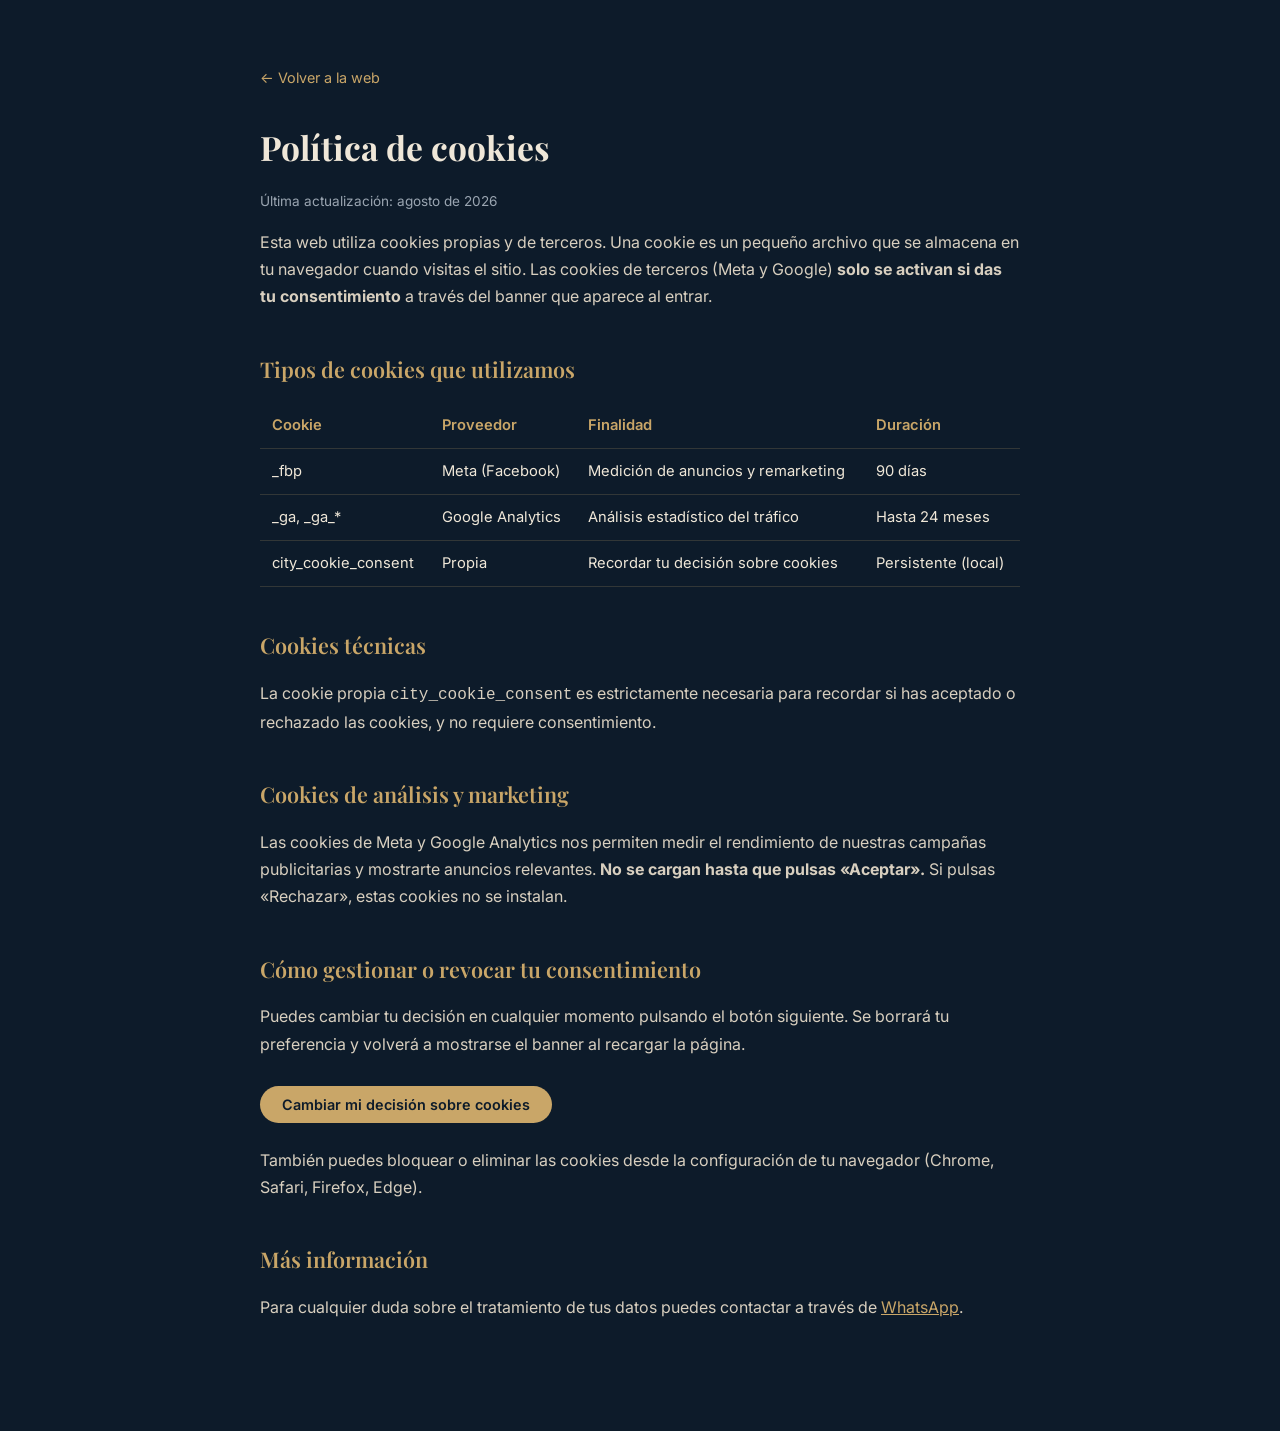
<file: politica-cookies.html>
<!doctype html>
<html lang="es">
<head>
<meta charset="UTF-8">
<meta name="viewport" content="width=device-width, initial-scale=1">
<title>Política de cookies | City Las Terrenas</title>
<meta name="robots" content="noindex, follow">
<link rel="canonical" href="https://citylasterrenasrd.com/politica-cookies/">
<link rel="icon" href="/assets/favicon-32x32.png" sizes="32x32">
<link rel="apple-touch-icon" href="/assets/favicon-180x180.png">
<link rel="preconnect" href="https://fonts.googleapis.com">
<link rel="preconnect" href="https://fonts.gstatic.com" crossorigin>
<link href="https://fonts.googleapis.com/css2?family=Playfair+Display:wght@600;700&family=Inter:wght@300;400;500;600&display=swap" rel="stylesheet">
<style>
  body{margin:0;background:#0d1b2a;color:#efe7d8;font-family:'Inter',sans-serif;line-height:1.7;}
  .wrap{max-width:760px;margin:0 auto;padding:64px 24px 96px;}
  a.back{color:#c9a668;text-decoration:none;font-size:.9rem;}
  a.back:hover{text-decoration:underline;}
  h1{font-family:'Playfair Display',serif;font-weight:700;font-size:2.1rem;margin:28px 0 8px;color:#efe7d8;}
  h2{font-family:'Playfair Display',serif;font-weight:600;font-size:1.35rem;margin:40px 0 12px;color:#c9a668;}
  p,li{font-size:1rem;color:#d8cfbf;}
  a{color:#c9a668;}
  .updated{font-size:.85rem;color:#9aa5b1;margin-bottom:8px;}
  table{width:100%;border-collapse:collapse;margin:16px 0;font-size:.92rem;}
  th,td{text-align:left;padding:10px 12px;border-bottom:1px solid rgba(201,166,104,.2);vertical-align:top;}
  th{color:#c9a668;font-weight:600;}
  .btn-revoke{display:inline-block;margin-top:12px;background:#c9a668;color:#0d1b2a;font-weight:600;
    padding:10px 22px;border-radius:999px;border:none;cursor:pointer;font-family:'Inter',sans-serif;font-size:.9rem;}
  .btn-revoke:hover{opacity:.9;}
</style>
</head>
<body>
<div class="wrap">
  <a class="back" href="/">&larr; Volver a la web</a>
  <h1>Política de cookies</h1>
  <p class="updated">Última actualización: agosto de 2026</p>

  <p>Esta web utiliza cookies propias y de terceros. Una cookie es un pequeño archivo que se almacena en tu navegador cuando visitas el sitio. Las cookies de terceros (Meta y Google) <strong>solo se activan si das tu consentimiento</strong> a través del banner que aparece al entrar.</p>

  <h2>Tipos de cookies que utilizamos</h2>
  <table>
    <thead>
      <tr><th>Cookie</th><th>Proveedor</th><th>Finalidad</th><th>Duración</th></tr>
    </thead>
    <tbody>
      <tr><td>_fbp</td><td>Meta (Facebook)</td><td>Medición de anuncios y remarketing</td><td>90 días</td></tr>
      <tr><td>_ga, _ga_*</td><td>Google Analytics</td><td>Análisis estadístico del tráfico</td><td>Hasta 24 meses</td></tr>
      <tr><td>city_cookie_consent</td><td>Propia</td><td>Recordar tu decisión sobre cookies</td><td>Persistente (local)</td></tr>
    </tbody>
  </table>

  <h2>Cookies técnicas</h2>
  <p>La cookie propia <code>city_cookie_consent</code> es estrictamente necesaria para recordar si has aceptado o rechazado las cookies, y no requiere consentimiento.</p>

  <h2>Cookies de análisis y marketing</h2>
  <p>Las cookies de Meta y Google Analytics nos permiten medir el rendimiento de nuestras campañas publicitarias y mostrarte anuncios relevantes. <strong>No se cargan hasta que pulsas «Aceptar».</strong> Si pulsas «Rechazar», estas cookies no se instalan.</p>

  <h2>Cómo gestionar o revocar tu consentimiento</h2>
  <p>Puedes cambiar tu decisión en cualquier momento pulsando el botón siguiente. Se borrará tu preferencia y volverá a mostrarse el banner al recargar la página.</p>
  <button class="btn-revoke" id="revoke">Cambiar mi decisión sobre cookies</button>
  <p style="margin-top:24px;">También puedes bloquear o eliminar las cookies desde la configuración de tu navegador (Chrome, Safari, Firefox, Edge).</p>

  <h2>Más información</h2>
  <p>Para cualquier duda sobre el tratamiento de tus datos puedes contactar a través de <a href="https://wa.me/34646604591" target="_blank" rel="noopener">WhatsApp</a>.</p>
</div>

<script>
  document.getElementById('revoke').addEventListener('click', function () {
    try { localStorage.removeItem('city_cookie_consent'); } catch (e) {}
    alert('Preferencia borrada. Vuelve a la web y el banner aparecerá de nuevo.');
  });
</script>
</body>
</html>
</file>
<file: assets/city.css>
:root{
  --navy:#0d1b2a;
  --navy-soft:#132b40;
  --gold:#c9a668;
  --gold-deep:#a8823f;
  --gold-bright:#e0c184;
  --bone:#f5f3ee;
  --sand:#efe7d8;
  --sand-warm:#f4ede0;
  --ink:#2a2419;
  --ink-soft:#5a5142;
  --teal:#4a9d9c;
  --red:#b8402f;
  --muted:rgba(245,243,238,.85);
  --muted-dark:rgba(42,36,25,.8);
}
*{margin:0;padding:0;box-sizing:border-box}
html{scroll-behavior:smooth}
body{
  font-family:'Inter',sans-serif;
  background:var(--navy);
  color:var(--bone);
  line-height:1.7;
  font-weight:400;
  font-size:1.02rem;
  -webkit-font-smoothing:antialiased;
  overflow-x:hidden;
}
.eyebrow{
  font-size:.75rem;font-weight:600;letter-spacing:.24em;
  text-transform:uppercase;color:var(--gold);margin-bottom:1.2rem;
}
h1,h2,.section-title-center,.col-title,.cierre-title,.promo-title,.manifiesto-title,.tipo-a-label,.confotur-line,.intro-lead,.fiscal-lead,.cierre-lead{
  font-family:'Playfair Display',serif;font-weight:700;line-height:1.14;letter-spacing:.005em;
}
em{font-style:italic;color:var(--gold)}
strong{font-weight:600}
a{color:inherit}

/* BOTONES */
.btn{display:inline-flex;align-items:center;gap:12px;font-size:.95rem;font-weight:500;letter-spacing:.02em;padding:16px 34px;border-radius:2px;text-decoration:none;cursor:pointer;transition:all .3s ease}
.btn-primary{background:rgba(13,27,42,.55);color:var(--bone);backdrop-filter:blur(8px);position:relative;padding-left:46px;border:1px solid rgba(224,193,132,.5)}
.btn-primary .btn-dot{position:absolute;left:22px;top:50%;transform:translateY(-50%);width:9px;height:9px;border-radius:50%;background:#00ff88;animation:pulse 1.8s infinite}
@keyframes pulse{0%{box-shadow:0 0 0 0 rgba(0,255,136,.5)}70%{box-shadow:0 0 0 11px rgba(0,255,136,0)}100%{box-shadow:0 0 0 0 rgba(0,255,136,0)}}
.btn-primary:hover{background:rgba(13,27,42,.8);transform:translateY(-2px);border-color:var(--gold-bright)}
.btn-primary .arrow{transition:transform .3s ease}
.btn-primary:hover .arrow{transform:translateX(6px)}
.btn-gold{background:var(--gold);color:var(--navy);font-weight:600}
.btn-gold .arrow{transition:transform .3s ease}
.btn-gold:hover{background:var(--gold-bright);transform:translateY(-2px)}
.btn-gold:hover .arrow{transform:translateX(6px)}
.btn-outline{background:transparent;color:var(--ink);border:1px solid var(--gold-deep);font-weight:500}
.btn-outline .arrow{transition:transform .3s ease}
.btn-outline:hover{background:var(--gold);color:var(--navy);transform:translateY(-2px)}
.btn-outline:hover .arrow{transform:translateX(6px)}
.btn-close{background:var(--gold);color:var(--navy);font-weight:600;font-size:1.05rem;padding:20px 44px}
.btn-close .arrow{transition:transform .3s ease}
.btn-close:hover{background:var(--gold-bright);transform:translateY(-2px)}
.btn-close:hover .arrow{transform:translateX(6px)}

/* HERO */
.hero{position:relative;min-height:100vh;display:flex;align-items:center;justify-content:center;text-align:center;overflow:hidden}
.hero-media{position:absolute;inset:0;background-size:cover;background-position:center;z-index:0}
.hero-overlay{position:absolute;inset:0;background:linear-gradient(180deg,rgba(13,27,42,.12) 0%,rgba(13,27,42,.05) 45%,rgba(13,27,42,.45) 100%);z-index:1}
.hero-content{position:relative;z-index:2;max-width:920px;padding:2rem 1.5rem}
.hero-eyebrow{font-size:clamp(1.1rem,2.4vw,1.7rem);letter-spacing:.34em;text-transform:uppercase;color:var(--gold-bright);font-weight:600;margin-bottom:1.2rem;text-shadow:0 2px 12px rgba(0,0,0,.6)}
.hero-title{font-size:clamp(3rem,9vw,7.5rem);font-weight:800;text-transform:uppercase;letter-spacing:.01em;text-shadow:0 2px 8px rgba(0,0,0,.55),0 6px 30px rgba(0,0,0,.7);margin-bottom:1.6rem;white-space:nowrap}
.hero-banner{position:absolute;top:0;left:0;right:0;background:rgba(13,27,42,.55);backdrop-filter:blur(8px);color:var(--bone);font-weight:600;font-size:clamp(.72rem,1.6vw,1rem);letter-spacing:.16em;text-transform:uppercase;padding:14px 26px;text-align:center;z-index:3;border-bottom:1px solid rgba(201,166,104,.4)}
.hero-price{font-size:clamp(1.3rem,3.5vw,2.3rem);font-weight:700;letter-spacing:.12em;text-transform:uppercase;margin-bottom:2rem;white-space:nowrap;text-shadow:0 2px 12px rgba(0,0,0,.6)}
.hero-price strong{color:var(--gold-bright)}
.hero-features{list-style:none;display:flex;flex-direction:column;align-items:center;gap:.7rem;margin-bottom:2.8rem;font-size:clamp(.95rem,1.8vw,1.15rem);font-weight:500;letter-spacing:.14em;text-transform:uppercase;color:var(--bone);text-shadow:0 2px 10px rgba(0,0,0,.65)}
.hero-features li::before{content:"·";margin-right:.6rem;color:var(--gold-bright)}

/* FRANJA CONFIANZA */
.trust-bar{background:var(--navy-soft);border-top:1px solid rgba(201,166,104,.25);border-bottom:1px solid rgba(201,166,104,.25);padding:2.2rem 1.5rem}
.trust-inner{max-width:1200px;margin:0 auto;display:grid;grid-template-columns:repeat(4,1fr);align-items:center}
.trust-item{display:flex;flex-direction:column;align-items:center;gap:.35rem;text-align:center;padding:0 1.5rem;position:relative}
.trust-item:not(:last-child)::after{content:"";position:absolute;right:0;top:50%;transform:translateY(-50%);height:2.6rem;width:1px;background:rgba(201,166,104,.28)}
.trust-item strong{color:var(--gold-bright);font-weight:600;font-size:clamp(.95rem,1.5vw,1.15rem);letter-spacing:.08em;text-transform:uppercase}
.trust-item small{color:var(--muted);font-size:.8rem;letter-spacing:.05em;text-transform:uppercase}
@media(max-width:760px){
  .trust-inner{grid-template-columns:1fr 1fr;gap:2rem 0}
  .trust-item:nth-child(2)::after{display:none}
  .trust-item:nth-child(odd)::after{content:"";}
}

/* SECCIONES BASE */
.section{padding:6.5rem 1.5rem}
.section-inner{max-width:1080px;margin:0 auto}
.section-title-center{font-size:clamp(2.4rem,5.5vw,3.6rem);font-weight:700;text-align:center;margin-bottom:2.5rem}
.section p{margin-bottom:1.1rem}

/* TEMA OSCURO / CLARO */
.dark{background:var(--navy);color:var(--bone)}
.dark p{color:var(--muted)}
.dark p strong{color:var(--bone)}
.light{background:var(--sand);color:var(--ink)}
.light .eyebrow{color:var(--gold-deep)}
.light p{color:var(--ink-soft)}
.light p strong{color:var(--ink)}
.light h2,.light .section-title-center,.light .col-title{color:var(--ink)}
.soft{background:var(--navy-soft);color:var(--bone)}
.soft p{color:var(--muted)}
.soft p strong{color:var(--bone)}

/* INTRO */
.section-intro{text-align:center}
.section-intro .section-inner{max-width:1000px}
.intro-lead{font-size:clamp(2rem,5vw,3.2rem);font-weight:700;color:var(--gold-deep);margin-bottom:1.8rem}
.intro-body{font-size:clamp(1.2rem,2.2vw,1.5rem);line-height:1.6}
.intro-pilares{display:grid;grid-template-columns:repeat(3,1fr);gap:2rem;margin-top:3.5rem;text-align:left}
.intro-pilar{padding-top:1.4rem;border-top:2px solid var(--gold)}
.intro-pilar-num{font-family:'Playfair Display',serif;font-size:1.3rem;color:var(--gold-deep);font-weight:700}
.intro-pilar h3{font-family:'Playfair Display',serif;font-size:1.3rem;color:var(--ink);margin:.6rem 0 .5rem;font-weight:600}
.intro-pilar p{font-size:1rem;line-height:1.6;color:var(--ink-soft);margin:0}
@media(max-width:760px){.intro-pilares{grid-template-columns:1fr;gap:1.6rem;margin-top:2.5rem}}

/* SOBRE */
.barra-vertical{position:relative;padding-left:2.5rem;max-width:720px}
.barra-vertical::before{content:"";position:absolute;left:0;top:.5rem;bottom:.5rem;width:2px;background:linear-gradient(to bottom,transparent,var(--gold) 30%,var(--gold) 70%,transparent)}
.section-sobre p{font-size:1.18rem}

/* DOS COLUMNAS */
.dos-col{display:grid;grid-template-columns:1fr 1fr;gap:4rem;max-width:1080px;margin:0 auto}
.col-title{font-size:2.1rem;color:var(--gold-deep);margin-bottom:1.2rem}
.col-highlight{font-size:1.3rem}
.amenidades{list-style:none}
.amenidades li{padding:.55rem 0;border-bottom:1px solid rgba(42,36,25,.12)}
.amenidades li::before{content:"·";color:var(--gold-deep);margin-right:.8rem}

/* MAPA */
.section-ubicacion{text-align:center;background:#000;padding:4rem 0.5rem 0}
.ubicacion-title{color:var(--bone);margin-bottom:2rem}
.mapa-wrap{max-width:1080px;margin:0 auto;overflow:hidden;background:#000}
.mapa-wrap img{width:100%;display:block}

/* PROMO */
.section-promo{position:relative;padding:9rem 1.5rem;background-size:cover;background-position:center;display:flex;justify-content:center}
.promo-card{position:relative;z-index:2;max-width:640px;background:rgba(9,15,24,.85);backdrop-filter:blur(10px);border:1px solid rgba(224,193,132,.35);border-radius:16px;padding:3.2rem}
.promo-tag{display:inline-block;background:var(--gold);color:var(--navy);font-size:.7rem;font-weight:600;letter-spacing:.16em;text-transform:uppercase;padding:8px 18px;margin-bottom:1.5rem}
.promo-title{font-size:clamp(1.9rem,4vw,2.8rem);margin-bottom:1.5rem;color:var(--bone)}
.promo-card p{color:var(--muted)}
.promo-card p strong{color:var(--gold-bright)}
.promo-cta{margin-top:2rem;margin-bottom:0!important}

/* MANIFIESTO */
.section-manifiesto{text-align:center}
.section-manifiesto .section-inner{max-width:820px}
.manifiesto-title{font-size:clamp(2rem,4.5vw,3rem);margin-bottom:2rem}
.manifiesto-title strong{color:var(--gold-deep)}

/* FISCAL */
.section-fiscal{text-align:center}
.section-fiscal .section-inner{max-width:780px}
.fiscal-lead{font-size:1.7rem;margin:1.5rem 0}
.fiscal-highlight{font-size:1.35rem;color:var(--gold-bright)!important;margin:1.5rem 0}

/* TIPO A */
.section-tipo-a .section-inner{max-width:1080px}
.tipo-a-inner{display:grid;grid-template-columns:1fr 1fr;gap:clamp(2rem,4vw,3.5rem);align-items:center}
.tipo-a-img{width:100%;height:100%;max-height:440px;object-fit:cover;border-radius:12px;display:block}
@media(max-width:800px){
  .tipo-a-inner{grid-template-columns:1fr;gap:2rem}
  .tipo-a-img{max-height:300px}
}
.tipo-a-label{font-size:1.9rem;color:var(--gold);margin-bottom:.5rem}
.tipo-a-list{list-style:none;margin:1.5rem 0}
.tipo-a-list li{padding:.5rem 0;color:var(--muted)}
.tipo-a-list li::before{content:"—";color:var(--gold);margin-right:.8rem}

/* CONTENIDO GENÉRICO */
.section-content .section-inner{max-width:820px}
.rent-split{font-size:1.15rem}
.metodologia-lead{font-size:1.3rem;text-align:center;margin-bottom:2rem!important}

/* CONFOTUR */
.section-confotur{text-align:center;padding:4.5rem 1.5rem}
.confotur-line{font-size:2.2rem;color:var(--gold-deep);letter-spacing:.08em;margin-bottom:.5rem}
.confotur-sub{letter-spacing:.14em;text-transform:uppercase;font-size:.85rem;color:var(--ink-soft)}

/* CIERRE */
.section-cierre{position:relative;padding:9rem 1.5rem;background-size:cover;background-position:center;text-align:center;display:flex;justify-content:center;align-items:center}
.cierre-content{position:relative;z-index:2;max-width:680px;margin:0 auto;background:rgba(9,15,24,.82);backdrop-filter:blur(6px);border:1px solid rgba(201,166,104,.3);border-radius:16px;padding:clamp(2.5rem,5vw,3.5rem)}
.cierre-title{font-size:clamp(2.6rem,6vw,4.2rem);margin-bottom:1rem;color:var(--bone)}
.cierre-lead{font-size:1.6rem;color:var(--gold-bright);margin-bottom:1.5rem}
.cierre-content p{color:var(--muted)}
.cierre-content p strong{color:var(--bone)}
.cierre-cta{margin-top:2.8rem!important}

/* FOOTER */
.site-footer{background:#ffffff;padding:3rem 1.5rem 2rem;color:var(--ink)}
.footer-inner{max-width:1080px;margin:0 auto;display:grid;grid-template-columns:auto 1fr;gap:4rem;align-items:center}
.footer-logo img{width:190px;max-width:100%}
.footer-datos p{margin-bottom:.6rem;color:var(--ink-soft)}
.footer-nombre{font-size:1.2rem;color:var(--ink)!important;margin-bottom:.2rem!important}
.footer-datos a{color:var(--gold-deep);text-decoration:none;font-weight:500}
.footer-legal{max-width:1080px;margin:2rem auto 0;padding-top:1.5rem;border-top:1px solid rgba(42,36,25,.15);font-size:.75rem;line-height:1.6;color:rgba(42,36,25,.55);text-align:center}
.footer-copy{text-align:center;margin-top:1rem;font-size:.8rem;color:rgba(42,36,25,.5)}
.footer-copy a{color:var(--gold-deep);text-decoration:underline}
.disclaimer-inline{font-size:.78rem!important;color:var(--muted)!important;letter-spacing:.02em;margin-top:-.4rem;margin-bottom:1.4rem!important;opacity:.75}

/* WHATSAPP FLOTANTE */
.wa-float{position:fixed;bottom:20px;right:20px;width:52px;height:52px;background:#25d366;border-radius:50%;display:flex;align-items:center;justify-content:center;box-shadow:0 4px 16px rgba(0,0,0,.28);opacity:.92;z-index:100;transition:transform .3s,opacity .3s}
.wa-float:hover{transform:scale(1.06);opacity:1}
.wa-float svg{width:27px;height:27px;fill:#fff}
@media(max-width:768px){.wa-float{width:50px;height:50px;bottom:16px;right:16px}.wa-float svg{width:25px;height:25px}}

/* ANIMACIONES */
.fade-up,.bloque-premium{opacity:0;transform:translateY(40px);transition:all .8s ease}
.fade-up.visible,.bloque-premium.visible{opacity:1;transform:translateY(0)}

/* RESPONSIVE */
@media(max-width:768px){
  .section{padding:4.5rem 1.3rem}
  .hero-title{white-space:normal;font-size:clamp(3rem,15vw,5rem)}
  .hero-price{white-space:normal}
  .hero{padding-top:70px}
  .dos-col{grid-template-columns:1fr;gap:2.5rem}
  .footer-inner{grid-template-columns:1fr;gap:2rem;text-align:center;justify-items:center}
  .promo-card{padding:2.2rem}
  .hero-features{gap:.4rem 1.2rem}
  .trust-inner{gap:.6rem 1.2rem}
  .trust-item:nth-child(2)::after{display:none}
}
@media(prefers-reduced-motion:reduce){
  *{animation:none!important;transition:none!important}
  .fade-up,.bloque-premium{opacity:1;transform:none}
}

/* ===== BANNER DE COOKIES ===== */
.cookie-banner{
  position:fixed;
  left:16px; right:16px; bottom:16px;
  z-index:9999;
  background:#0d1b2a;
  color:#efe7d8;
  border:1px solid rgba(201,166,104,.35);
  border-radius:14px;
  box-shadow:0 18px 50px rgba(0,0,0,.45);
  padding:18px 20px;
  font-family:'Inter',sans-serif;
}
.cookie-inner{
  display:flex;
  align-items:center;
  gap:20px;
  max-width:1100px;
  margin:0 auto;
}
.cookie-text{
  margin:0;
  font-size:.9rem;
  line-height:1.5;
  color:#efe7d8;
  flex:1;
}
.cookie-text a{ color:#c9a668; text-decoration:underline; }
.cookie-actions{ display:flex; gap:10px; flex-shrink:0; }
.cookie-btn{
  font-family:'Inter',sans-serif;
  font-size:.85rem;
  font-weight:600;
  padding:10px 22px;
  border-radius:999px;
  cursor:pointer;
  border:1px solid transparent;
  transition:opacity .2s, background .2s;
}
.cookie-reject{
  background:transparent;
  color:#efe7d8;
  border-color:rgba(239,231,216,.4);
}
.cookie-reject:hover{ background:rgba(239,231,216,.08); }
.cookie-accept{
  background:#c9a668;
  color:#0d1b2a;
}
.cookie-accept:hover{ opacity:.9; }
@media (max-width:620px){
  .cookie-inner{ flex-direction:column; align-items:stretch; gap:14px; }
  .cookie-actions{ justify-content:stretch; }
  .cookie-btn{ flex:1; }
}

/* ===== VÍDEO ===== */
.video-wrap{position:relative;width:100%;max-width:900px;margin:0 auto;aspect-ratio:16/9;border-radius:14px;overflow:hidden;box-shadow:0 20px 60px rgba(0,0,0,.45)}
.video-wrap iframe{position:absolute;inset:0;width:100%;height:100%;border:0}

/* ===== VÍDEO SPLIT (texto izq + vídeo der, full-bleed) ===== */
.section-video-split{display:grid;grid-template-columns:1fr 1.35fr;align-items:stretch;background:var(--navy);min-height:60vh}
.video-split-text{display:flex;flex-direction:column;justify-content:center;padding:clamp(2.5rem,6vw,5rem);text-align:left}
.video-split-title{text-align:left;margin-bottom:1.2rem}
.section-video-split .video-sub{text-align:left;margin:0;color:var(--muted);font-size:1.15rem;max-width:32ch}
.video-split-media{position:relative;overflow:hidden;min-height:340px}
.video-split-media iframe{position:absolute;inset:0;width:100%;height:100%;border:0}
@media(max-width:860px){
  .section-video-split{grid-template-columns:1fr;min-height:auto}
  .video-split-text{padding:3rem 1.5rem 2rem;text-align:center;align-items:center}
  .video-split-title{text-align:center}
  .section-video-split .video-sub{text-align:center}
  .video-split-media{aspect-ratio:16/9;min-height:0}
}

/* ===== PARALLAX (fondo fijo) ===== */
.parallax{
  position:relative;
  min-height:70vh;
  display:flex;align-items:center;justify-content:center;text-align:center;
  background-size:cover;
  background-position:center;
  background-attachment:fixed;
  overflow:hidden;
}
.parallax-overlay{position:absolute;inset:0;background:linear-gradient(180deg,rgba(13,27,42,.05),rgba(13,27,42,.2));z-index:1}
.parallax-content{position:relative;z-index:2;padding:2rem 1.5rem;max-width:900px}
.parallax-eyebrow{font-size:clamp(.9rem,2vw,1.15rem);letter-spacing:.28em;text-transform:uppercase;color:var(--gold-bright,#e6c987);font-weight:700;margin-bottom:1rem;text-shadow:0 2px 4px rgba(0,0,0,.9),0 4px 20px rgba(0,0,0,.8)}
.parallax-title{font-family:'Playfair Display',serif;font-weight:700;font-size:clamp(2rem,5.5vw,4rem);color:#fff;text-shadow:0 2px 10px rgba(0,0,0,.6),0 6px 34px rgba(0,0,0,.7);margin:0;line-height:1.1}
/* iOS/móvil: background-attachment:fixed falla → lo desactivamos */
@media (max-width:900px){
  .parallax{background-attachment:scroll;min-height:56vh}
}

/* ===== VÍDEO ===== */

/* ===== FOTO FULL-BLEED + TARJETA (estilo original) ===== */
.fotocard{
  position:relative;
  width:100%;
  min-height:78vh;
  display:flex;align-items:center;
  background-size:cover;
  background-position:center;
  background-color:#0d1b2a;
  padding:clamp(3rem,7vw,6rem) clamp(1.2rem,6vw,7rem);
  box-sizing:border-box;
}
.fotocard-right{justify-content:flex-end}
.fotocard-card{
  position:relative;z-index:2;
  background:rgba(9,15,24,.92);
  color:#efe7d8;
  max-width:600px;
  padding:clamp(2.4rem,4vw,3.6rem);
  border-radius:18px;
  border:1px solid rgba(201,166,104,.2);
  box-shadow:0 24px 60px rgba(0,0,0,.5);
}
.fotocard-card .eyebrow{color:var(--gold-bright,#e6c987);margin-bottom:1.5rem}
.fotocard-card p{margin:0 0 1.1rem;line-height:1.75;font-size:1.15rem}
.fotocard-card p:last-child{margin-bottom:0}
.fotocard-card strong{color:var(--gold-bright,#e6c987)}
@media (max-width:640px){
  .fotocard{min-height:auto;padding:0}
  .fotocard-card{max-width:100%;border-radius:0;padding:2.4rem 1.5rem;margin:0}
}

/* ===== MASTER PLAN (imagen completa) ===== */
.masterplan-inner{display:grid;grid-template-columns:1fr 1.3fr;gap:clamp(2rem,4vw,3.5rem);align-items:center}
.masterplan-text .eyebrow{color:var(--gold-deep);margin-bottom:1.2rem;font-size:1rem;letter-spacing:.22em;font-weight:700}
.masterplan-text p{line-height:1.7;margin:0 0 1rem}
.masterplan-text strong{color:var(--gold-bright,#e6c987)}
.masterplan-img{width:100%;height:auto;border-radius:12px;display:block;background:#fff}
@media (max-width:800px){.masterplan-inner{grid-template-columns:1fr;gap:2rem}}

/* ===== FLUJO VISUAL (modelo de explotación / rentabilidad) ===== */
.flujo{max-width:520px;margin:2.5rem auto;display:flex;flex-direction:column;align-items:stretch;gap:.5rem}
.flujo-paso{display:flex;align-items:center;gap:1rem;background:rgba(201,166,104,.08);border:1px solid rgba(201,166,104,.25);border-radius:6px;padding:1rem 1.4rem}
.flujo-num{font-family:'Playfair Display',serif;font-size:1.15rem;color:var(--gold-bright);font-weight:700;min-width:1.6rem}
.flujo-txt{font-size:1rem;letter-spacing:.02em;color:var(--bone)}
.flujo-flecha{text-align:center;color:var(--gold-deep);font-size:1.1rem;line-height:1;opacity:.7}
.flujo-paso-final{background:rgba(201,166,104,.16);border-color:rgba(201,166,104,.45)}
.flujo-paso-final .flujo-txt{color:var(--gold-bright);font-weight:600}
.flujo-compact .flujo-paso{justify-content:center;text-align:center}
.rent-subtitle{font-family:'Playfair Display',serif;font-size:1.6rem;color:var(--gold-bright);text-align:center;margin:3rem 0 1rem}
.rent-star{font-size:1.2rem;text-align:center;margin-top:2rem}

/* ===== CALCULADORA ===== */
.section-calc .section-inner{max-width:820px}
.calc-grid{display:grid;grid-template-columns:1fr 1.4fr 1fr;gap:1.5rem;align-items:end;margin:2.5rem 0 1rem}
.calc-field{display:flex;flex-direction:column;gap:.6rem}
.calc-label{font-size:.8rem;letter-spacing:.14em;text-transform:uppercase;color:var(--muted);font-weight:500}
.calc-label strong{color:var(--gold-bright)}
.calc-precio-fixed{font-family:'Playfair Display',serif;font-size:1.9rem;font-weight:700;color:var(--bone)}
.calc-precio-fixed span,.calc-result span{font-size:1rem;color:var(--gold-bright);font-weight:600}
.calc-range{-webkit-appearance:none;appearance:none;width:100%;height:4px;border-radius:2px;background:rgba(201,166,104,.3);outline:none}
.calc-range::-webkit-slider-thumb{-webkit-appearance:none;appearance:none;width:22px;height:22px;border-radius:50%;background:var(--gold);cursor:pointer;border:2px solid var(--navy)}
.calc-range::-moz-range-thumb{width:22px;height:22px;border-radius:50%;background:var(--gold);cursor:pointer;border:2px solid var(--navy)}
.calc-range-scale{display:flex;justify-content:space-between;font-size:.75rem;color:var(--muted);opacity:.7}
.calc-result-field{text-align:right}
.calc-result{font-family:'Playfair Display',serif;font-size:2.1rem;font-weight:700;color:var(--gold-bright)}
.calc-disc{text-align:center;margin-top:1rem!important}
.calc-cta{text-align:center;margin-top:1.5rem}
@media(max-width:768px){
  .calc-grid{grid-template-columns:1fr;gap:1.8rem;text-align:center}
  .calc-result-field{text-align:center}
}

/* ===== CONFOTUR LISTA ===== */
.section-fiscal{text-align:left}
.section-fiscal .section-inner{max-width:1000px}
.section-fiscal .fiscal-lead,.section-fiscal .promo-tag{text-align:center;display:block}
.section-fiscal .promo-tag{width:fit-content;margin-left:auto;margin-right:auto;font-size:.95rem;letter-spacing:.2em;padding:12px 28px}
.fiscal-lead{font-size:1.7rem;margin:1.2rem 0 1.5rem;text-align:center}
.fiscal-ctx{font-size:1.05rem;text-align:center;max-width:720px;margin:0 auto 2.5rem}
.fiscal-grid{list-style:none;display:grid;grid-template-columns:1fr 1fr;gap:1.2rem;margin:0 0 2rem}
.fiscal-card{display:flex;gap:1.2rem;align-items:flex-start;background:rgba(201,166,104,.06);border:1px solid rgba(201,166,104,.2);border-radius:10px;padding:1.6rem}
.fiscal-card-wide{grid-column:1 / -1}
.fiscal-num{font-family:'Playfair Display',serif;font-size:1.6rem;font-weight:700;color:var(--gold-bright);line-height:1;flex-shrink:0}
.fiscal-card p{margin:0;color:var(--muted);line-height:1.6;font-size:.98rem}
.fiscal-card strong{color:var(--bone);font-size:1.05rem}
.fiscal-nota{font-size:.82rem!important;color:var(--muted)!important;opacity:.7;margin-top:.5rem;line-height:1.6;text-align:center;max-width:760px;margin-left:auto;margin-right:auto}
@media(max-width:720px){.fiscal-grid{grid-template-columns:1fr}}

/* ===== PRECIO / TIPO A ficha ===== */
.precio-tipo{display:block;font-size:.85rem;letter-spacing:.08em;text-transform:uppercase;color:var(--ink-soft);margin-top:.8rem}
.tipo-a-meta{font-size:1.25rem;color:var(--bone);margin-bottom:.3rem}
.tipo-a-meta strong{color:var(--gold-bright)}
.tipo-a-sub{color:var(--muted);margin-bottom:.5rem}

/* ===== VÍDEO subtítulo ===== */
.video-sub{text-align:center;color:var(--muted);margin-bottom:2.5rem;margin-top:-1rem}

/* ===== DOSSIER FORM ===== */
.section-dossier .section-inner{max-width:640px}
.section-dossier .section-title-center{white-space:nowrap}
@media(max-width:600px){.section-dossier .section-title-center{white-space:normal}}
.dossier-form{margin-top:2rem}
.dossier-fields{display:grid;grid-template-columns:1fr 1fr;gap:1rem;margin-bottom:1.2rem}
.dossier-fields input{font-family:'Inter',sans-serif;font-size:1rem;padding:14px 16px;border:1px solid var(--gold-deep);border-radius:3px;background:#fff;color:var(--ink);width:100%}
.dossier-fields input:focus{outline:none;border-color:var(--gold);box-shadow:0 0 0 3px rgba(201,166,104,.15)}
.dossier-fields input[name="whatsapp"]{grid-column:1 / -1}
.dossier-submit{border:none;cursor:pointer}
.dossier-msg{margin-top:1.2rem;font-size:.95rem;min-height:1.2em}
.dossier-ok{color:var(--gold-deep);font-weight:600}
.dossier-err{color:var(--red)}
@media(max-width:560px){
  .dossier-fields{grid-template-columns:1fr}
  .dossier-fields input[name="whatsapp"]{grid-column:auto}
}

/* ===== BLOQUE LUCHO ===== */
.section-lucho{text-align:center}
.section-lucho .section-inner{max-width:760px}
.section-lucho .eyebrow{margin-bottom:1.8rem}
.lucho-nombre{font-family:'Playfair Display',serif;font-size:2.2rem;color:var(--bone)!important;margin-bottom:.4rem!important;line-height:1.2}
.lucho-cargo{color:var(--gold-bright)!important;letter-spacing:.06em;font-size:1.05rem;margin-bottom:2rem!important}
.section-lucho p:not(.eyebrow):not(.lucho-nombre):not(.lucho-cargo):not(.lucho-contacto){font-size:1.15rem;line-height:1.75;color:var(--muted)}
.lucho-contacto{margin-top:2.2rem;font-size:1.15rem;padding-top:1.8rem;border-top:1px solid rgba(201,166,104,.2)}
.lucho-contacto a{color:var(--gold-bright);text-decoration:none;font-weight:600}
.lucho-contacto a:hover{text-decoration:underline}
.lucho-sep{color:var(--gold-deep);margin:0 1rem;opacity:.5}
</file>
